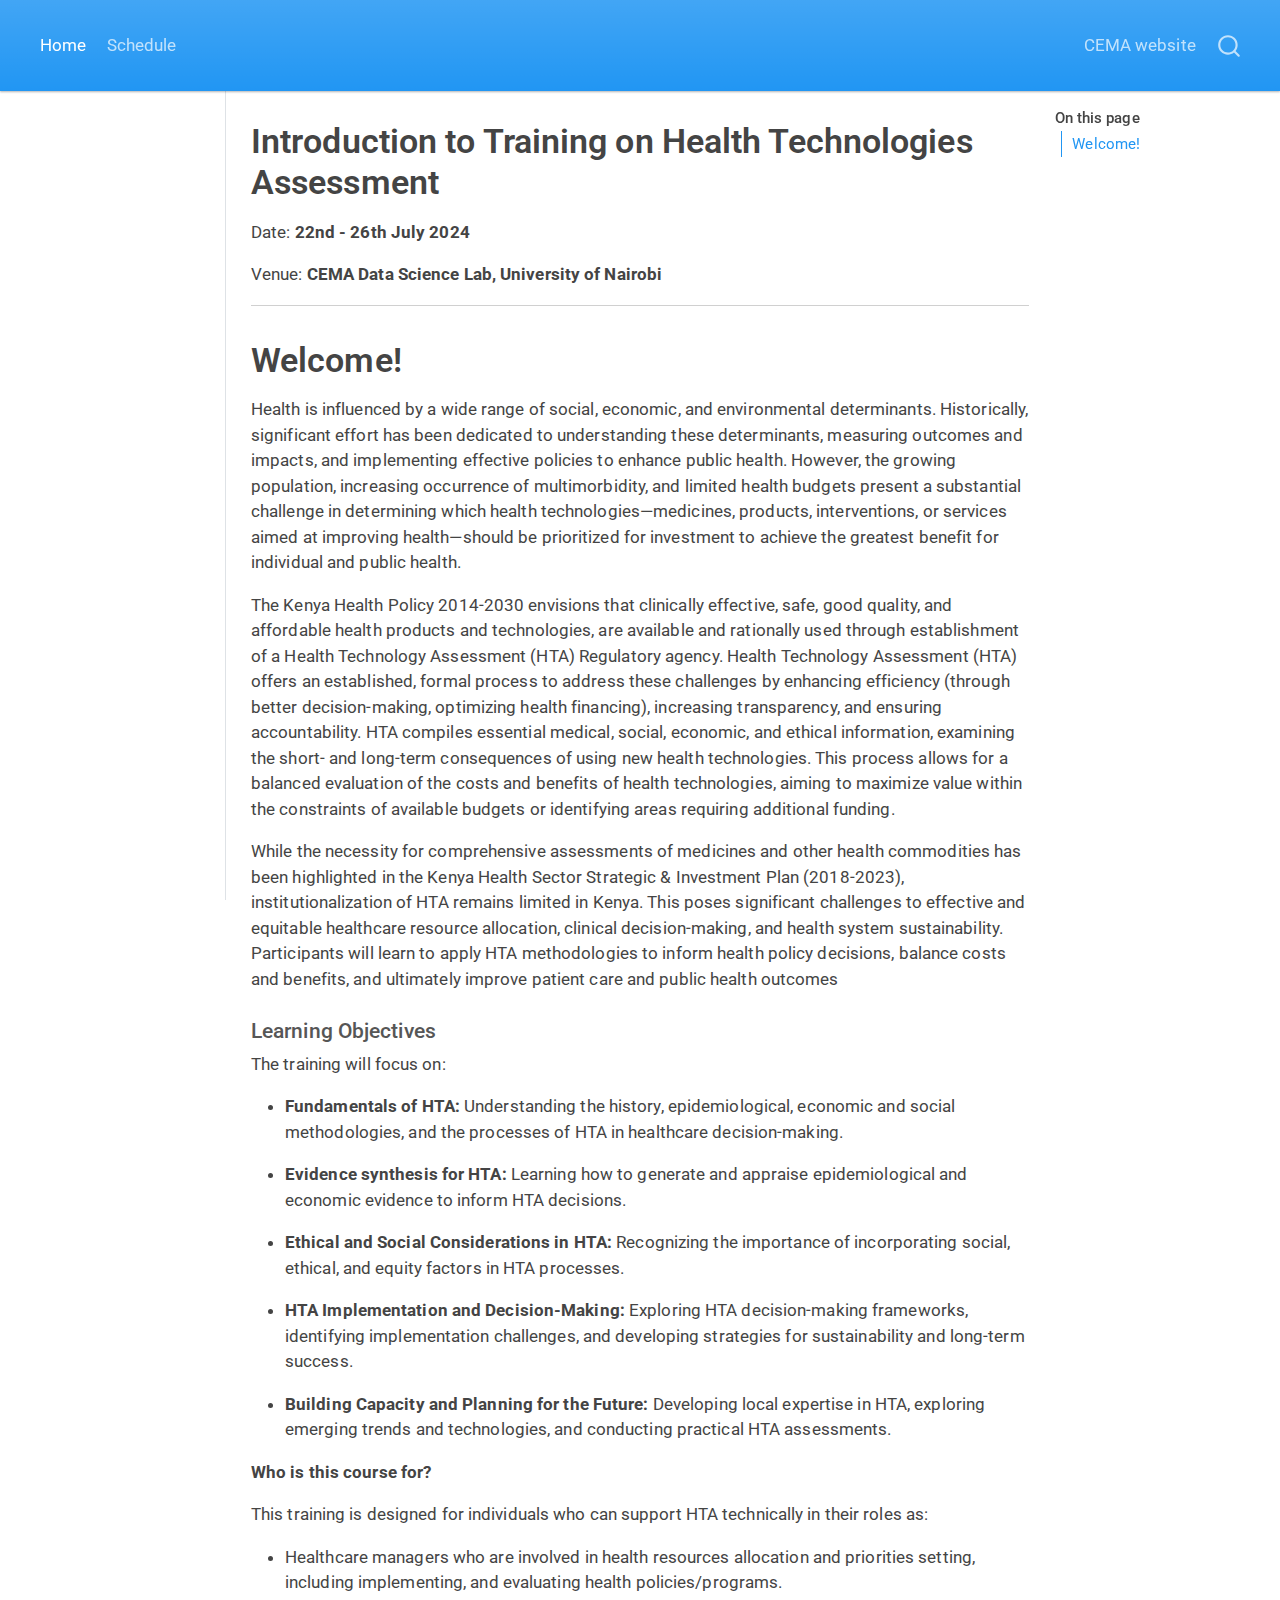
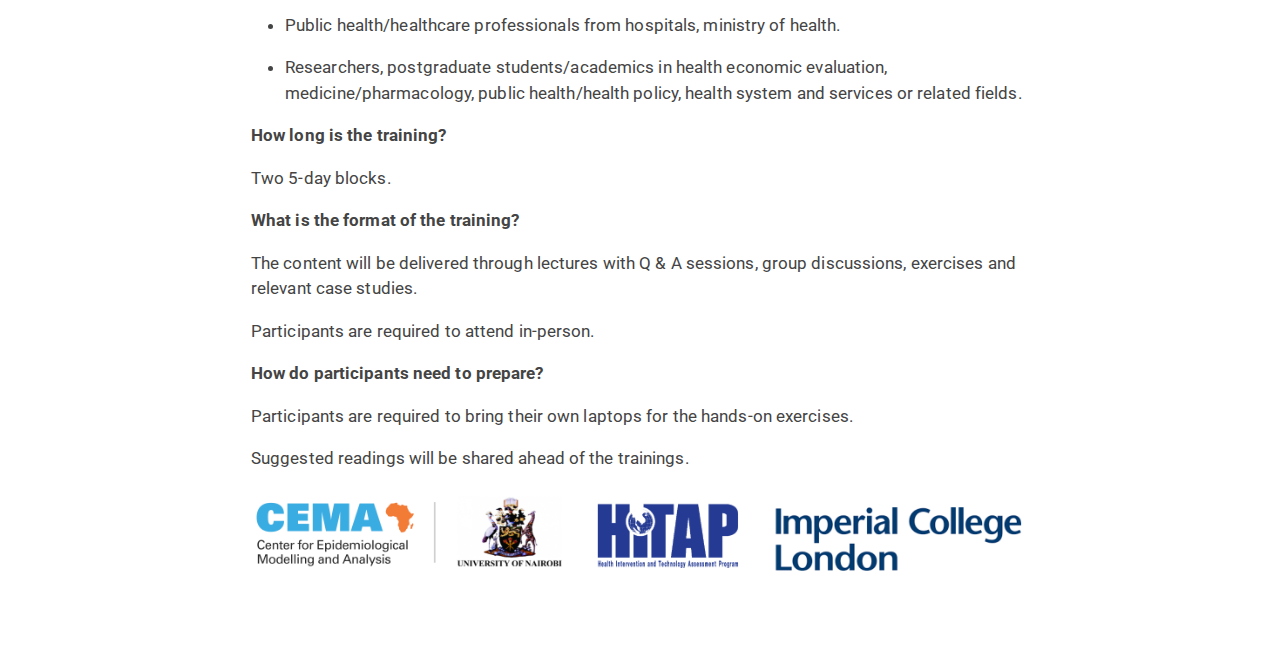
<file: docs/index.html>
<!DOCTYPE html>
<html xmlns="http://www.w3.org/1999/xhtml" lang="en" xml:lang="en"><head>

<meta charset="utf-8">
<meta name="generator" content="quarto-1.4.553">

<meta name="viewport" content="width=device-width, initial-scale=1.0, user-scalable=yes">


<title>Introduction to Training on Health Technologies Assessment</title>
<style>
code{white-space: pre-wrap;}
span.smallcaps{font-variant: small-caps;}
div.columns{display: flex; gap: min(4vw, 1.5em);}
div.column{flex: auto; overflow-x: auto;}
div.hanging-indent{margin-left: 1.5em; text-indent: -1.5em;}
ul.task-list{list-style: none;}
ul.task-list li input[type="checkbox"] {
  width: 0.8em;
  margin: 0 0.8em 0.2em -1em; /* quarto-specific, see https://github.com/quarto-dev/quarto-cli/issues/4556 */ 
  vertical-align: middle;
}
</style>


<script src="site_libs/quarto-nav/quarto-nav.js"></script>
<script src="site_libs/quarto-nav/headroom.min.js"></script>
<script src="site_libs/clipboard/clipboard.min.js"></script>
<script src="site_libs/quarto-search/autocomplete.umd.js"></script>
<script src="site_libs/quarto-search/fuse.min.js"></script>
<script src="site_libs/quarto-search/quarto-search.js"></script>
<meta name="quarto:offset" content="./">
<script src="site_libs/quarto-html/quarto.js"></script>
<script src="site_libs/quarto-html/popper.min.js"></script>
<script src="site_libs/quarto-html/tippy.umd.min.js"></script>
<script src="site_libs/quarto-html/anchor.min.js"></script>
<link href="site_libs/quarto-html/tippy.css" rel="stylesheet">
<link href="site_libs/quarto-html/quarto-syntax-highlighting.css" rel="stylesheet" id="quarto-text-highlighting-styles">
<script src="site_libs/bootstrap/bootstrap.min.js"></script>
<link href="site_libs/bootstrap/bootstrap-icons.css" rel="stylesheet">
<link href="site_libs/bootstrap/bootstrap.min.css" rel="stylesheet" id="quarto-bootstrap" data-mode="light">
<script id="quarto-search-options" type="application/json">{
  "location": "navbar",
  "copy-button": false,
  "collapse-after": 3,
  "panel-placement": "end",
  "type": "overlay",
  "limit": 50,
  "keyboard-shortcut": [
    "f",
    "/",
    "s"
  ],
  "show-item-context": false,
  "language": {
    "search-no-results-text": "No results",
    "search-matching-documents-text": "matching documents",
    "search-copy-link-title": "Copy link to search",
    "search-hide-matches-text": "Hide additional matches",
    "search-more-match-text": "more match in this document",
    "search-more-matches-text": "more matches in this document",
    "search-clear-button-title": "Clear",
    "search-text-placeholder": "",
    "search-detached-cancel-button-title": "Cancel",
    "search-submit-button-title": "Submit",
    "search-label": "Search"
  }
}</script>


<link rel="stylesheet" href="styles.css">
</head>

<body class="nav-sidebar docked nav-fixed">

<div id="quarto-search-results"></div>
  <header id="quarto-header" class="headroom fixed-top">
    <nav class="navbar navbar-expand-lg " data-bs-theme="dark">
      <div class="navbar-container container-fluid">
            <div id="quarto-search" class="" title="Search"></div>
          <button class="navbar-toggler" type="button" data-bs-toggle="collapse" data-bs-target="#navbarCollapse" aria-controls="navbarCollapse" aria-expanded="false" aria-label="Toggle navigation" onclick="if (window.quartoToggleHeadroom) { window.quartoToggleHeadroom(); }">
  <span class="navbar-toggler-icon"></span>
</button>
          <div class="collapse navbar-collapse" id="navbarCollapse">
            <ul class="navbar-nav navbar-nav-scroll me-auto">
  <li class="nav-item">
    <a class="nav-link active" href="./index.html" aria-current="page"> 
<span class="menu-text">Home</span></a>
  </li>  
  <li class="nav-item">
    <a class="nav-link" href="./about.html"> 
<span class="menu-text">Schedule</span></a>
  </li>  
</ul>
            <ul class="navbar-nav navbar-nav-scroll ms-auto">
  <li class="nav-item">
    <a class="nav-link" href="https://cema-africa.uonbi.ac.ke"> 
<span class="menu-text">CEMA website</span></a>
  </li>  
</ul>
          </div> <!-- /navcollapse -->
          <div class="quarto-navbar-tools">
</div>
      </div> <!-- /container-fluid -->
    </nav>
  <nav class="quarto-secondary-nav">
    <div class="container-fluid d-flex">
      <button type="button" class="quarto-btn-toggle btn" data-bs-toggle="collapse" data-bs-target=".quarto-sidebar-collapse-item" aria-controls="quarto-sidebar" aria-expanded="false" aria-label="Toggle sidebar navigation" onclick="if (window.quartoToggleHeadroom) { window.quartoToggleHeadroom(); }">
        <i class="bi bi-layout-text-sidebar-reverse"></i>
      </button>
        <nav class="quarto-page-breadcrumbs" aria-label="breadcrumb"><ol class="breadcrumb"><li class="breadcrumb-item">Introduction to Training on Health Technologies Assessment</li></ol></nav>
        <a class="flex-grow-1" role="button" data-bs-toggle="collapse" data-bs-target=".quarto-sidebar-collapse-item" aria-controls="quarto-sidebar" aria-expanded="false" aria-label="Toggle sidebar navigation" onclick="if (window.quartoToggleHeadroom) { window.quartoToggleHeadroom(); }">      
        </a>
      <button type="button" class="btn quarto-search-button" aria-label="" onclick="window.quartoOpenSearch();">
        <i class="bi bi-search"></i>
      </button>
    </div>
  </nav>
</header>
<!-- content -->
<div id="quarto-content" class="quarto-container page-columns page-rows-contents page-layout-article page-navbar">
<!-- sidebar -->
  <nav id="quarto-sidebar" class="sidebar collapse collapse-horizontal quarto-sidebar-collapse-item sidebar-navigation docked overflow-auto">
        <div class="mt-2 flex-shrink-0 align-items-center">
        <div class="sidebar-search">
        <div id="quarto-search" class="" title="Search"></div>
        </div>
        </div>
</nav>
<div id="quarto-sidebar-glass" class="quarto-sidebar-collapse-item" data-bs-toggle="collapse" data-bs-target=".quarto-sidebar-collapse-item"></div>
<!-- margin-sidebar -->
    <div id="quarto-margin-sidebar" class="sidebar margin-sidebar">
        <nav id="TOC" role="doc-toc" class="toc-active">
    <h2 id="toc-title">On this page</h2>
   
  <ul>
  <li><a href="#welcome" id="toc-welcome" class="nav-link active" data-scroll-target="#welcome">Welcome!</a></li>
  </ul>
</nav>
    </div>
<!-- main -->
<main class="content" id="quarto-document-content">

<header id="title-block-header" class="quarto-title-block default">
<div class="quarto-title">
<h1 class="title">Introduction to Training on Health Technologies Assessment</h1>
</div>



<div class="quarto-title-meta">

    
  
    
  </div>
  


</header>


<p>Date: <strong>22nd - 26th July 2024</strong></p>
<p>Venue: <strong>CEMA Data Science Lab, University of Nairobi</strong></p>
<hr>
<section id="welcome" class="level1">
<h1>Welcome!</h1>
<p>Health is influenced by a wide range of social, economic, and environmental determinants. Historically, significant effort has been dedicated to understanding these determinants, measuring outcomes and impacts, and implementing effective policies to enhance public health. However, the growing population, increasing occurrence of multimorbidity, and limited health budgets present a substantial challenge in determining which health technologies—medicines, products, interventions, or services aimed at improving health—should be prioritized for investment to achieve the greatest benefit for individual and public health.</p>
<p>The Kenya Health Policy 2014-2030 envisions that clinically effective, safe, good quality, and affordable health products and technologies, are available and rationally used through establishment of a Health Technology Assessment (HTA) Regulatory agency. Health Technology Assessment (HTA) offers an established, formal process to address these challenges by enhancing efficiency (through better decision-making, optimizing health financing), increasing transparency, and ensuring accountability. HTA compiles essential medical, social, economic, and ethical information, examining the short- and long-term consequences of using new health technologies. This process allows for a balanced evaluation of the costs and benefits of health technologies, aiming to maximize value within the constraints of available budgets or identifying areas requiring additional funding.</p>
<p>While the necessity for comprehensive assessments of medicines and other health commodities has been highlighted in the Kenya Health Sector Strategic &amp; Investment Plan (2018-2023), institutionalization of HTA remains limited in Kenya. This poses significant challenges to effective and equitable healthcare resource allocation, clinical decision-making, and health system sustainability. Participants will learn to apply HTA methodologies to inform health policy decisions, balance costs and benefits, and ultimately improve patient care and public health outcomes</p>
<section id="learning-objectives" class="level4">
<h4 class="anchored" data-anchor-id="learning-objectives">Learning Objectives</h4>
<p>The training will focus on:</p>
<ul>
<li><p><strong>Fundamentals of HTA:</strong> Understanding the history, epidemiological, economic and social methodologies, and the processes of HTA in healthcare decision-making.</p></li>
<li><p><strong>Evidence synthesis for HTA:</strong> Learning how to generate and appraise epidemiological and economic evidence to inform HTA decisions.</p></li>
<li><p><strong>Ethical and Social Considerations in HTA:</strong> Recognizing the importance of incorporating social, ethical, and equity factors in HTA processes.</p></li>
<li><p><strong>HTA Implementation and Decision-Making:</strong> Exploring HTA decision-making frameworks, identifying implementation challenges, and developing strategies for sustainability and long-term success.</p></li>
<li><p><strong>Building Capacity and Planning for the Future:</strong> Developing local expertise in HTA, exploring emerging trends and technologies, and conducting practical HTA assessments.</p></li>
</ul>
<p><strong>Who is this course for?</strong></p>
<p>This training is designed for individuals who can support HTA technically in their roles as:</p>
<ul>
<li><p>Healthcare managers who are involved in health resources allocation and priorities setting, including implementing, and evaluating health policies/programs.</p></li>
<li><p>Public health/healthcare professionals from hospitals, ministry of health.</p></li>
<li><p>Researchers, postgraduate students/academics in health economic evaluation, medicine/pharmacology, public health/health policy, health system and services or related fields.</p></li>
</ul>
<p><strong>How long is the training?</strong></p>
<p>Two 5-day blocks.</p>
<p><strong>What is the format of the training?</strong></p>
<p>The content will be delivered through lectures with Q &amp; A sessions, group discussions, exercises and relevant case studies.</p>
<p>Participants are required to attend in-person.</p>
<p><strong>How do participants need to prepare?</strong></p>
<p>Participants are required to bring their own laptops for the hands-on exercises.</p>
<p>Suggested readings will be shared ahead of the trainings.</p>
<p><img src="logos.png" class="img-fluid"></p>


</section>
</section>

</main> <!-- /main -->
<script id="quarto-html-after-body" type="application/javascript">
window.document.addEventListener("DOMContentLoaded", function (event) {
  const toggleBodyColorMode = (bsSheetEl) => {
    const mode = bsSheetEl.getAttribute("data-mode");
    const bodyEl = window.document.querySelector("body");
    if (mode === "dark") {
      bodyEl.classList.add("quarto-dark");
      bodyEl.classList.remove("quarto-light");
    } else {
      bodyEl.classList.add("quarto-light");
      bodyEl.classList.remove("quarto-dark");
    }
  }
  const toggleBodyColorPrimary = () => {
    const bsSheetEl = window.document.querySelector("link#quarto-bootstrap");
    if (bsSheetEl) {
      toggleBodyColorMode(bsSheetEl);
    }
  }
  toggleBodyColorPrimary();  
  const icon = "";
  const anchorJS = new window.AnchorJS();
  anchorJS.options = {
    placement: 'right',
    icon: icon
  };
  anchorJS.add('.anchored');
  const isCodeAnnotation = (el) => {
    for (const clz of el.classList) {
      if (clz.startsWith('code-annotation-')) {                     
        return true;
      }
    }
    return false;
  }
  const clipboard = new window.ClipboardJS('.code-copy-button', {
    text: function(trigger) {
      const codeEl = trigger.previousElementSibling.cloneNode(true);
      for (const childEl of codeEl.children) {
        if (isCodeAnnotation(childEl)) {
          childEl.remove();
        }
      }
      return codeEl.innerText;
    }
  });
  clipboard.on('success', function(e) {
    // button target
    const button = e.trigger;
    // don't keep focus
    button.blur();
    // flash "checked"
    button.classList.add('code-copy-button-checked');
    var currentTitle = button.getAttribute("title");
    button.setAttribute("title", "Copied!");
    let tooltip;
    if (window.bootstrap) {
      button.setAttribute("data-bs-toggle", "tooltip");
      button.setAttribute("data-bs-placement", "left");
      button.setAttribute("data-bs-title", "Copied!");
      tooltip = new bootstrap.Tooltip(button, 
        { trigger: "manual", 
          customClass: "code-copy-button-tooltip",
          offset: [0, -8]});
      tooltip.show();    
    }
    setTimeout(function() {
      if (tooltip) {
        tooltip.hide();
        button.removeAttribute("data-bs-title");
        button.removeAttribute("data-bs-toggle");
        button.removeAttribute("data-bs-placement");
      }
      button.setAttribute("title", currentTitle);
      button.classList.remove('code-copy-button-checked');
    }, 1000);
    // clear code selection
    e.clearSelection();
  });
    var localhostRegex = new RegExp(/^(?:http|https):\/\/localhost\:?[0-9]*\//);
    var mailtoRegex = new RegExp(/^mailto:/);
      var filterRegex = new RegExp('/' + window.location.host + '/');
    var isInternal = (href) => {
        return filterRegex.test(href) || localhostRegex.test(href) || mailtoRegex.test(href);
    }
    // Inspect non-navigation links and adorn them if external
 	var links = window.document.querySelectorAll('a[href]:not(.nav-link):not(.navbar-brand):not(.toc-action):not(.sidebar-link):not(.sidebar-item-toggle):not(.pagination-link):not(.no-external):not([aria-hidden]):not(.dropdown-item):not(.quarto-navigation-tool)');
    for (var i=0; i<links.length; i++) {
      const link = links[i];
      if (!isInternal(link.href)) {
        // undo the damage that might have been done by quarto-nav.js in the case of
        // links that we want to consider external
        if (link.dataset.originalHref !== undefined) {
          link.href = link.dataset.originalHref;
        }
      }
    }
  function tippyHover(el, contentFn, onTriggerFn, onUntriggerFn) {
    const config = {
      allowHTML: true,
      maxWidth: 500,
      delay: 100,
      arrow: false,
      appendTo: function(el) {
          return el.parentElement;
      },
      interactive: true,
      interactiveBorder: 10,
      theme: 'quarto',
      placement: 'bottom-start',
    };
    if (contentFn) {
      config.content = contentFn;
    }
    if (onTriggerFn) {
      config.onTrigger = onTriggerFn;
    }
    if (onUntriggerFn) {
      config.onUntrigger = onUntriggerFn;
    }
    window.tippy(el, config); 
  }
  const noterefs = window.document.querySelectorAll('a[role="doc-noteref"]');
  for (var i=0; i<noterefs.length; i++) {
    const ref = noterefs[i];
    tippyHover(ref, function() {
      // use id or data attribute instead here
      let href = ref.getAttribute('data-footnote-href') || ref.getAttribute('href');
      try { href = new URL(href).hash; } catch {}
      const id = href.replace(/^#\/?/, "");
      const note = window.document.getElementById(id);
      if (note) {
        return note.innerHTML;
      } else {
        return "";
      }
    });
  }
  const xrefs = window.document.querySelectorAll('a.quarto-xref');
  const processXRef = (id, note) => {
    // Strip column container classes
    const stripColumnClz = (el) => {
      el.classList.remove("page-full", "page-columns");
      if (el.children) {
        for (const child of el.children) {
          stripColumnClz(child);
        }
      }
    }
    stripColumnClz(note)
    if (id === null || id.startsWith('sec-')) {
      // Special case sections, only their first couple elements
      const container = document.createElement("div");
      if (note.children && note.children.length > 2) {
        container.appendChild(note.children[0].cloneNode(true));
        for (let i = 1; i < note.children.length; i++) {
          const child = note.children[i];
          if (child.tagName === "P" && child.innerText === "") {
            continue;
          } else {
            container.appendChild(child.cloneNode(true));
            break;
          }
        }
        if (window.Quarto?.typesetMath) {
          window.Quarto.typesetMath(container);
        }
        return container.innerHTML
      } else {
        if (window.Quarto?.typesetMath) {
          window.Quarto.typesetMath(note);
        }
        return note.innerHTML;
      }
    } else {
      // Remove any anchor links if they are present
      const anchorLink = note.querySelector('a.anchorjs-link');
      if (anchorLink) {
        anchorLink.remove();
      }
      if (window.Quarto?.typesetMath) {
        window.Quarto.typesetMath(note);
      }
      // TODO in 1.5, we should make sure this works without a callout special case
      if (note.classList.contains("callout")) {
        return note.outerHTML;
      } else {
        return note.innerHTML;
      }
    }
  }
  for (var i=0; i<xrefs.length; i++) {
    const xref = xrefs[i];
    tippyHover(xref, undefined, function(instance) {
      instance.disable();
      let url = xref.getAttribute('href');
      let hash = undefined; 
      if (url.startsWith('#')) {
        hash = url;
      } else {
        try { hash = new URL(url).hash; } catch {}
      }
      if (hash) {
        const id = hash.replace(/^#\/?/, "");
        const note = window.document.getElementById(id);
        if (note !== null) {
          try {
            const html = processXRef(id, note.cloneNode(true));
            instance.setContent(html);
          } finally {
            instance.enable();
            instance.show();
          }
        } else {
          // See if we can fetch this
          fetch(url.split('#')[0])
          .then(res => res.text())
          .then(html => {
            const parser = new DOMParser();
            const htmlDoc = parser.parseFromString(html, "text/html");
            const note = htmlDoc.getElementById(id);
            if (note !== null) {
              const html = processXRef(id, note);
              instance.setContent(html);
            } 
          }).finally(() => {
            instance.enable();
            instance.show();
          });
        }
      } else {
        // See if we can fetch a full url (with no hash to target)
        // This is a special case and we should probably do some content thinning / targeting
        fetch(url)
        .then(res => res.text())
        .then(html => {
          const parser = new DOMParser();
          const htmlDoc = parser.parseFromString(html, "text/html");
          const note = htmlDoc.querySelector('main.content');
          if (note !== null) {
            // This should only happen for chapter cross references
            // (since there is no id in the URL)
            // remove the first header
            if (note.children.length > 0 && note.children[0].tagName === "HEADER") {
              note.children[0].remove();
            }
            const html = processXRef(null, note);
            instance.setContent(html);
          } 
        }).finally(() => {
          instance.enable();
          instance.show();
        });
      }
    }, function(instance) {
    });
  }
      let selectedAnnoteEl;
      const selectorForAnnotation = ( cell, annotation) => {
        let cellAttr = 'data-code-cell="' + cell + '"';
        let lineAttr = 'data-code-annotation="' +  annotation + '"';
        const selector = 'span[' + cellAttr + '][' + lineAttr + ']';
        return selector;
      }
      const selectCodeLines = (annoteEl) => {
        const doc = window.document;
        const targetCell = annoteEl.getAttribute("data-target-cell");
        const targetAnnotation = annoteEl.getAttribute("data-target-annotation");
        const annoteSpan = window.document.querySelector(selectorForAnnotation(targetCell, targetAnnotation));
        const lines = annoteSpan.getAttribute("data-code-lines").split(",");
        const lineIds = lines.map((line) => {
          return targetCell + "-" + line;
        })
        let top = null;
        let height = null;
        let parent = null;
        if (lineIds.length > 0) {
            //compute the position of the single el (top and bottom and make a div)
            const el = window.document.getElementById(lineIds[0]);
            top = el.offsetTop;
            height = el.offsetHeight;
            parent = el.parentElement.parentElement;
          if (lineIds.length > 1) {
            const lastEl = window.document.getElementById(lineIds[lineIds.length - 1]);
            const bottom = lastEl.offsetTop + lastEl.offsetHeight;
            height = bottom - top;
          }
          if (top !== null && height !== null && parent !== null) {
            // cook up a div (if necessary) and position it 
            let div = window.document.getElementById("code-annotation-line-highlight");
            if (div === null) {
              div = window.document.createElement("div");
              div.setAttribute("id", "code-annotation-line-highlight");
              div.style.position = 'absolute';
              parent.appendChild(div);
            }
            div.style.top = top - 2 + "px";
            div.style.height = height + 4 + "px";
            div.style.left = 0;
            let gutterDiv = window.document.getElementById("code-annotation-line-highlight-gutter");
            if (gutterDiv === null) {
              gutterDiv = window.document.createElement("div");
              gutterDiv.setAttribute("id", "code-annotation-line-highlight-gutter");
              gutterDiv.style.position = 'absolute';
              const codeCell = window.document.getElementById(targetCell);
              const gutter = codeCell.querySelector('.code-annotation-gutter');
              gutter.appendChild(gutterDiv);
            }
            gutterDiv.style.top = top - 2 + "px";
            gutterDiv.style.height = height + 4 + "px";
          }
          selectedAnnoteEl = annoteEl;
        }
      };
      const unselectCodeLines = () => {
        const elementsIds = ["code-annotation-line-highlight", "code-annotation-line-highlight-gutter"];
        elementsIds.forEach((elId) => {
          const div = window.document.getElementById(elId);
          if (div) {
            div.remove();
          }
        });
        selectedAnnoteEl = undefined;
      };
        // Handle positioning of the toggle
    window.addEventListener(
      "resize",
      throttle(() => {
        elRect = undefined;
        if (selectedAnnoteEl) {
          selectCodeLines(selectedAnnoteEl);
        }
      }, 10)
    );
    function throttle(fn, ms) {
    let throttle = false;
    let timer;
      return (...args) => {
        if(!throttle) { // first call gets through
            fn.apply(this, args);
            throttle = true;
        } else { // all the others get throttled
            if(timer) clearTimeout(timer); // cancel #2
            timer = setTimeout(() => {
              fn.apply(this, args);
              timer = throttle = false;
            }, ms);
        }
      };
    }
      // Attach click handler to the DT
      const annoteDls = window.document.querySelectorAll('dt[data-target-cell]');
      for (const annoteDlNode of annoteDls) {
        annoteDlNode.addEventListener('click', (event) => {
          const clickedEl = event.target;
          if (clickedEl !== selectedAnnoteEl) {
            unselectCodeLines();
            const activeEl = window.document.querySelector('dt[data-target-cell].code-annotation-active');
            if (activeEl) {
              activeEl.classList.remove('code-annotation-active');
            }
            selectCodeLines(clickedEl);
            clickedEl.classList.add('code-annotation-active');
          } else {
            // Unselect the line
            unselectCodeLines();
            clickedEl.classList.remove('code-annotation-active');
          }
        });
      }
  const findCites = (el) => {
    const parentEl = el.parentElement;
    if (parentEl) {
      const cites = parentEl.dataset.cites;
      if (cites) {
        return {
          el,
          cites: cites.split(' ')
        };
      } else {
        return findCites(el.parentElement)
      }
    } else {
      return undefined;
    }
  };
  var bibliorefs = window.document.querySelectorAll('a[role="doc-biblioref"]');
  for (var i=0; i<bibliorefs.length; i++) {
    const ref = bibliorefs[i];
    const citeInfo = findCites(ref);
    if (citeInfo) {
      tippyHover(citeInfo.el, function() {
        var popup = window.document.createElement('div');
        citeInfo.cites.forEach(function(cite) {
          var citeDiv = window.document.createElement('div');
          citeDiv.classList.add('hanging-indent');
          citeDiv.classList.add('csl-entry');
          var biblioDiv = window.document.getElementById('ref-' + cite);
          if (biblioDiv) {
            citeDiv.innerHTML = biblioDiv.innerHTML;
          }
          popup.appendChild(citeDiv);
        });
        return popup.innerHTML;
      });
    }
  }
});
</script>
</div> <!-- /content -->




</body></html>
</file>
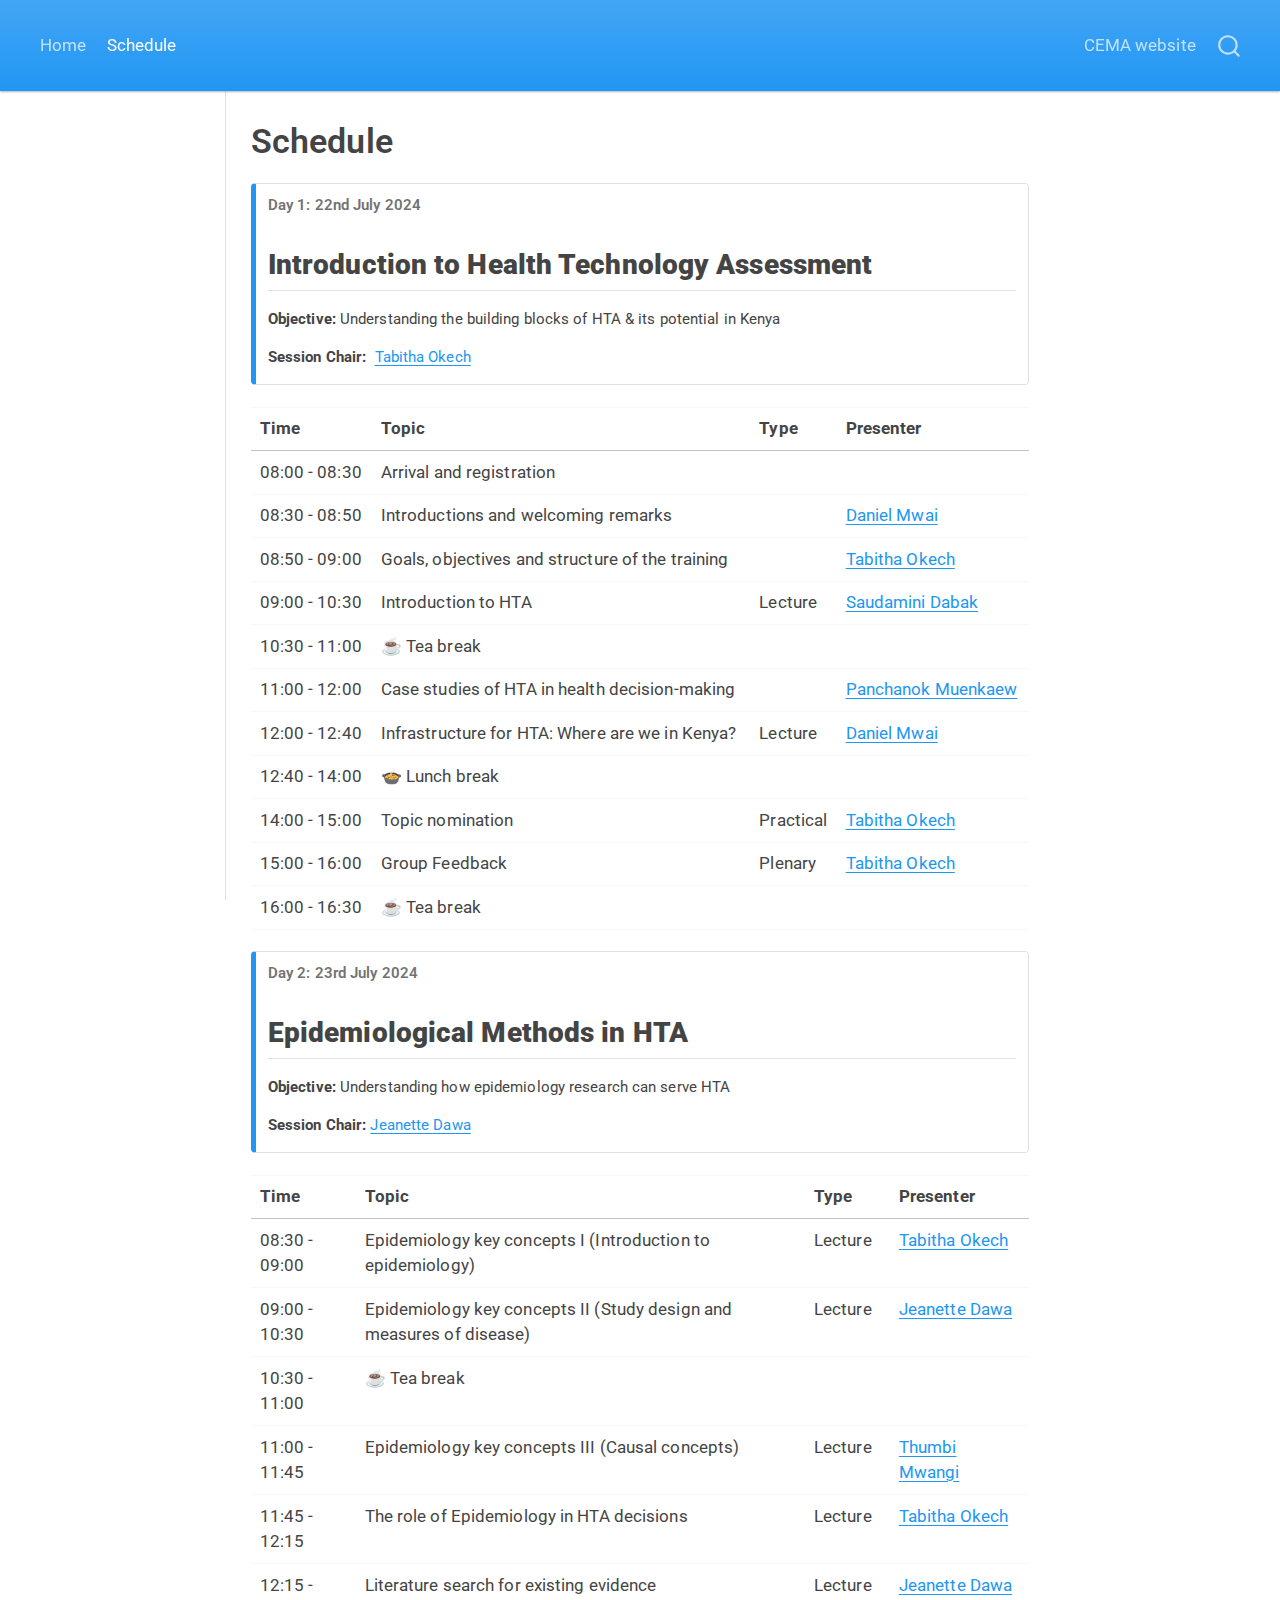
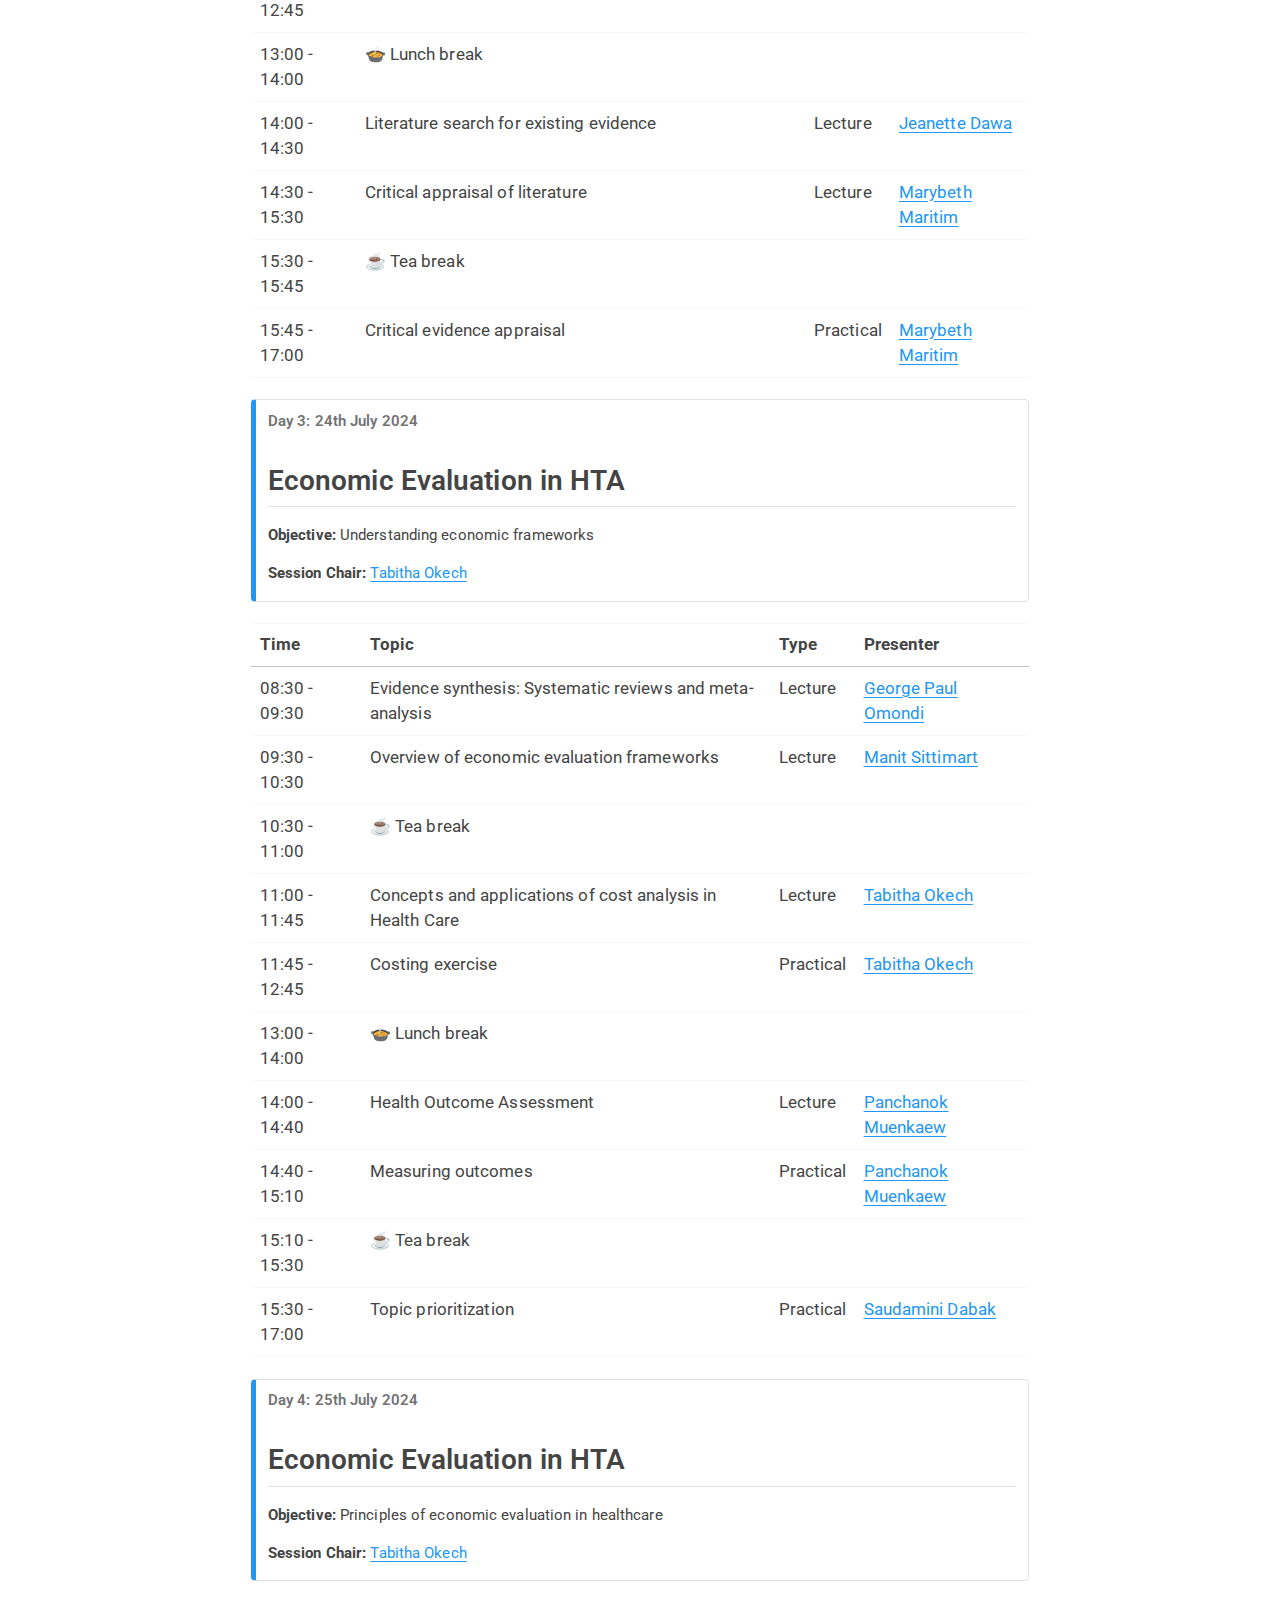
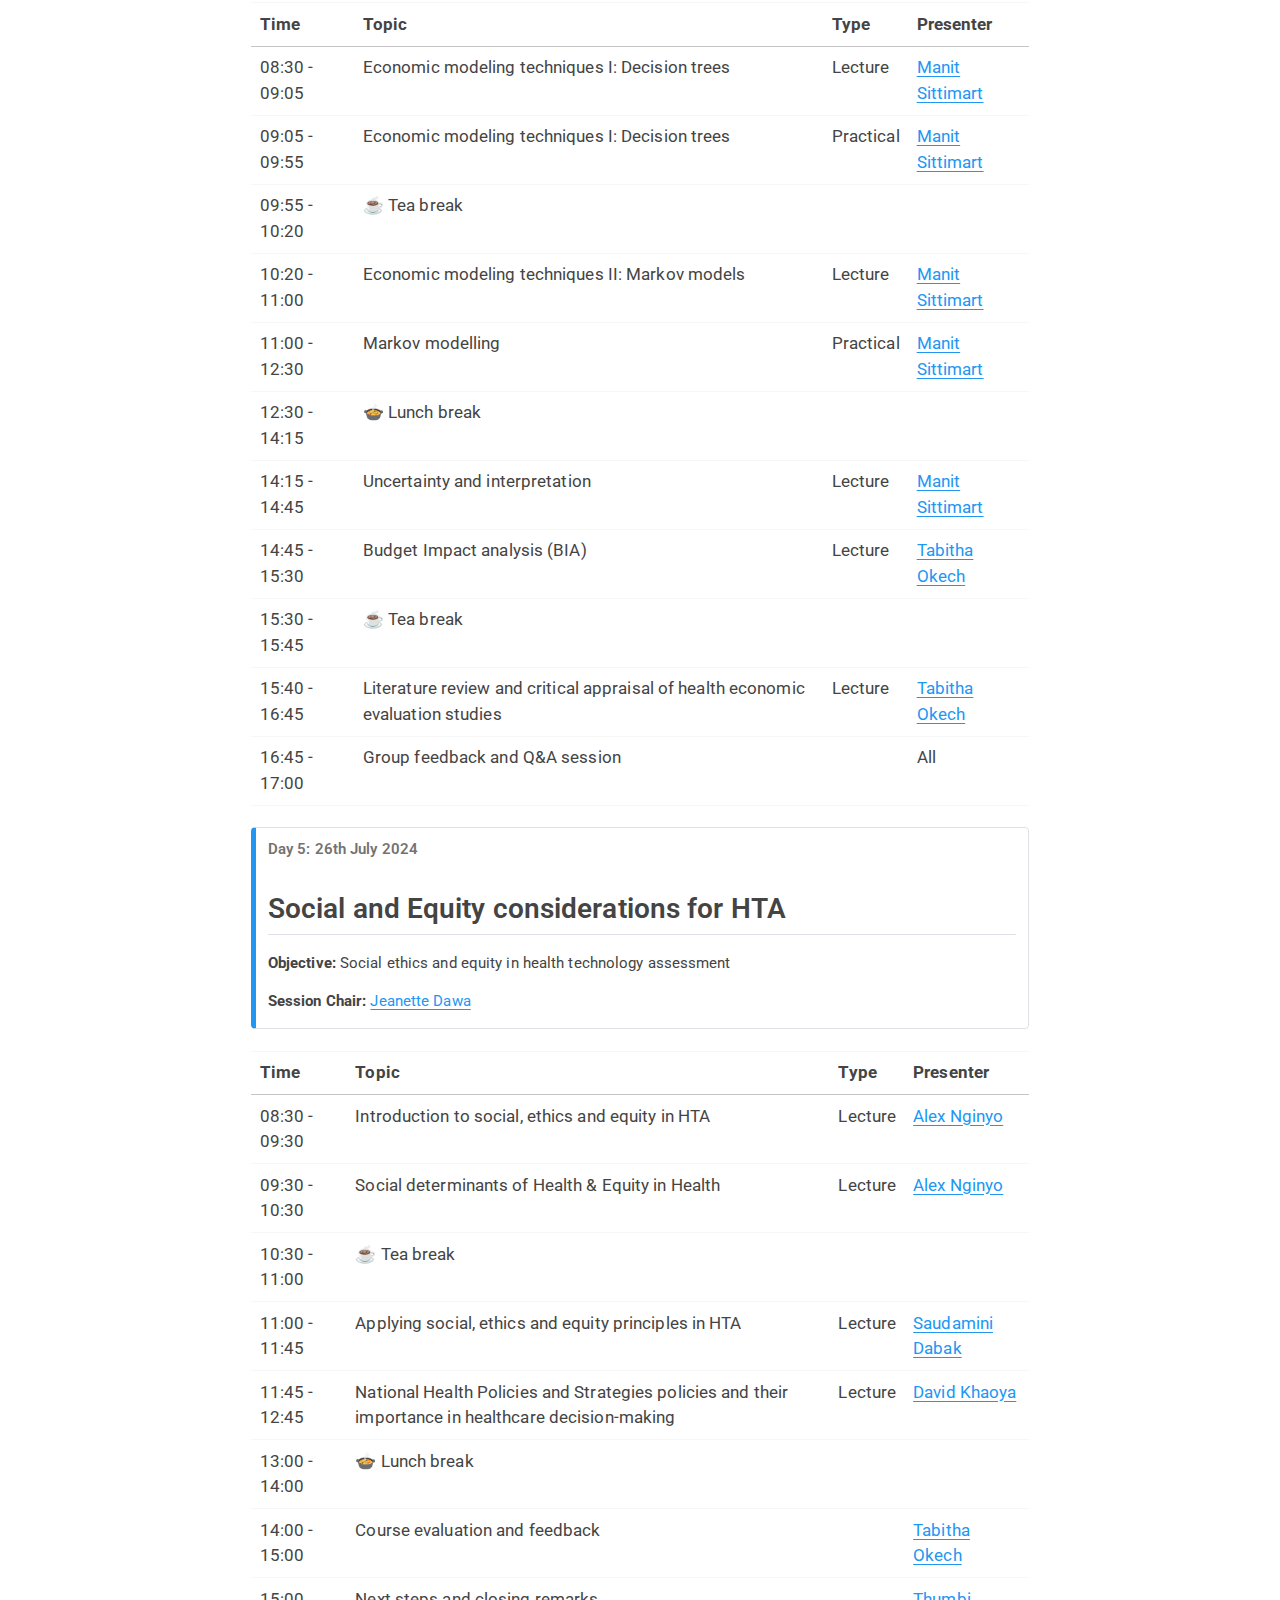
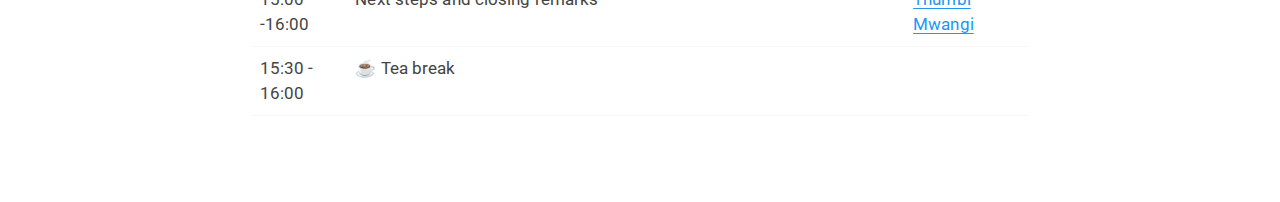
<file: docs/about.html>
<!DOCTYPE html>
<html xmlns="http://www.w3.org/1999/xhtml" lang="en" xml:lang="en"><head>

<meta charset="utf-8">
<meta name="generator" content="quarto-1.4.553">

<meta name="viewport" content="width=device-width, initial-scale=1.0, user-scalable=yes">


<title>Schedule</title>
<style>
code{white-space: pre-wrap;}
span.smallcaps{font-variant: small-caps;}
div.columns{display: flex; gap: min(4vw, 1.5em);}
div.column{flex: auto; overflow-x: auto;}
div.hanging-indent{margin-left: 1.5em; text-indent: -1.5em;}
ul.task-list{list-style: none;}
ul.task-list li input[type="checkbox"] {
  width: 0.8em;
  margin: 0 0.8em 0.2em -1em; /* quarto-specific, see https://github.com/quarto-dev/quarto-cli/issues/4556 */ 
  vertical-align: middle;
}
</style>


<script src="site_libs/quarto-nav/quarto-nav.js"></script>
<script src="site_libs/quarto-nav/headroom.min.js"></script>
<script src="site_libs/clipboard/clipboard.min.js"></script>
<script src="site_libs/quarto-search/autocomplete.umd.js"></script>
<script src="site_libs/quarto-search/fuse.min.js"></script>
<script src="site_libs/quarto-search/quarto-search.js"></script>
<meta name="quarto:offset" content="./">
<script src="site_libs/quarto-html/quarto.js"></script>
<script src="site_libs/quarto-html/popper.min.js"></script>
<script src="site_libs/quarto-html/tippy.umd.min.js"></script>
<script src="site_libs/quarto-html/anchor.min.js"></script>
<link href="site_libs/quarto-html/tippy.css" rel="stylesheet">
<link href="site_libs/quarto-html/quarto-syntax-highlighting.css" rel="stylesheet" id="quarto-text-highlighting-styles">
<script src="site_libs/bootstrap/bootstrap.min.js"></script>
<link href="site_libs/bootstrap/bootstrap-icons.css" rel="stylesheet">
<link href="site_libs/bootstrap/bootstrap.min.css" rel="stylesheet" id="quarto-bootstrap" data-mode="light">
<script id="quarto-search-options" type="application/json">{
  "location": "navbar",
  "copy-button": false,
  "collapse-after": 3,
  "panel-placement": "end",
  "type": "overlay",
  "limit": 50,
  "keyboard-shortcut": [
    "f",
    "/",
    "s"
  ],
  "show-item-context": false,
  "language": {
    "search-no-results-text": "No results",
    "search-matching-documents-text": "matching documents",
    "search-copy-link-title": "Copy link to search",
    "search-hide-matches-text": "Hide additional matches",
    "search-more-match-text": "more match in this document",
    "search-more-matches-text": "more matches in this document",
    "search-clear-button-title": "Clear",
    "search-text-placeholder": "",
    "search-detached-cancel-button-title": "Cancel",
    "search-submit-button-title": "Submit",
    "search-label": "Search"
  }
}</script>


<link rel="stylesheet" href="styles.css">
</head>

<body class="nav-sidebar docked nav-fixed">

<div id="quarto-search-results"></div>
  <header id="quarto-header" class="headroom fixed-top">
    <nav class="navbar navbar-expand-lg " data-bs-theme="dark">
      <div class="navbar-container container-fluid">
            <div id="quarto-search" class="" title="Search"></div>
          <button class="navbar-toggler" type="button" data-bs-toggle="collapse" data-bs-target="#navbarCollapse" aria-controls="navbarCollapse" aria-expanded="false" aria-label="Toggle navigation" onclick="if (window.quartoToggleHeadroom) { window.quartoToggleHeadroom(); }">
  <span class="navbar-toggler-icon"></span>
</button>
          <div class="collapse navbar-collapse" id="navbarCollapse">
            <ul class="navbar-nav navbar-nav-scroll me-auto">
  <li class="nav-item">
    <a class="nav-link" href="./index.html"> 
<span class="menu-text">Home</span></a>
  </li>  
  <li class="nav-item">
    <a class="nav-link active" href="./about.html" aria-current="page"> 
<span class="menu-text">Schedule</span></a>
  </li>  
</ul>
            <ul class="navbar-nav navbar-nav-scroll ms-auto">
  <li class="nav-item">
    <a class="nav-link" href="https://cema-africa.uonbi.ac.ke"> 
<span class="menu-text">CEMA website</span></a>
  </li>  
</ul>
          </div> <!-- /navcollapse -->
          <div class="quarto-navbar-tools">
</div>
      </div> <!-- /container-fluid -->
    </nav>
  <nav class="quarto-secondary-nav">
    <div class="container-fluid d-flex">
      <button type="button" class="quarto-btn-toggle btn" data-bs-toggle="collapse" data-bs-target=".quarto-sidebar-collapse-item" aria-controls="quarto-sidebar" aria-expanded="false" aria-label="Toggle sidebar navigation" onclick="if (window.quartoToggleHeadroom) { window.quartoToggleHeadroom(); }">
        <i class="bi bi-layout-text-sidebar-reverse"></i>
      </button>
        <nav class="quarto-page-breadcrumbs" aria-label="breadcrumb"><ol class="breadcrumb"><li class="breadcrumb-item">Schedule</li></ol></nav>
        <a class="flex-grow-1" role="button" data-bs-toggle="collapse" data-bs-target=".quarto-sidebar-collapse-item" aria-controls="quarto-sidebar" aria-expanded="false" aria-label="Toggle sidebar navigation" onclick="if (window.quartoToggleHeadroom) { window.quartoToggleHeadroom(); }">      
        </a>
      <button type="button" class="btn quarto-search-button" aria-label="" onclick="window.quartoOpenSearch();">
        <i class="bi bi-search"></i>
      </button>
    </div>
  </nav>
</header>
<!-- content -->
<div id="quarto-content" class="quarto-container page-columns page-rows-contents page-layout-article page-navbar">
<!-- sidebar -->
  <nav id="quarto-sidebar" class="sidebar collapse collapse-horizontal quarto-sidebar-collapse-item sidebar-navigation docked overflow-auto">
        <div class="mt-2 flex-shrink-0 align-items-center">
        <div class="sidebar-search">
        <div id="quarto-search" class="" title="Search"></div>
        </div>
        </div>
</nav>
<div id="quarto-sidebar-glass" class="quarto-sidebar-collapse-item" data-bs-toggle="collapse" data-bs-target=".quarto-sidebar-collapse-item"></div>
<!-- margin-sidebar -->
    <div id="quarto-margin-sidebar" class="sidebar margin-sidebar">
        
    </div>
<!-- main -->
<main class="content" id="quarto-document-content">

<header id="title-block-header" class="quarto-title-block default">
<div class="quarto-title">
<h1 class="title">Schedule</h1>
</div>



<div class="quarto-title-meta">

    
  
    
  </div>
  


</header>


<div class="callout callout-style-simple callout-note no-icon callout-titled">
<div class="callout-header d-flex align-content-center">
<div class="callout-icon-container">
<i class="callout-icon no-icon"></i>
</div>
<div class="callout-title-container flex-fill">
Day 1: 22nd July 2024
</div>
</div>
<section id="introduction-to-health-technology-assessment" class="level2 callout-body-container callout-body">
<h2 class="anchored" data-anchor-id="introduction-to-health-technology-assessment"><strong>Introduction to Health Technology Assessment</strong></h2>
<p><strong>Objective:</strong> Understanding the building blocks of HTA &amp; its potential in Kenya</p>
<p><strong>Session Chair:</strong> &nbsp;<a href="https://cema-africa.uonbi.ac.ke/people/epidemiology/dr-tabitha-okech">Tabitha Okech</a></p>
</section>
</div>
<table class="table">
<thead>
<tr class="header">
<th>Time</th>
<th>Topic</th>
<th>Type</th>
<th>Presenter</th>
</tr>
</thead>
<tbody>
<tr class="odd">
<td>08:00 - 08:30</td>
<td>Arrival and registration</td>
<td></td>
<td></td>
</tr>
<tr class="even">
<td>08:30 - 08:50</td>
<td>Introductions and welcoming remarks</td>
<td></td>
<td><a href="https://economics.uonbi.ac.ke/staff/dr-daniel-ngugi-mwai">Daniel Mwai</a></td>
</tr>
<tr class="odd">
<td>08:50 - 09:00</td>
<td>Goals, objectives and structure of the training</td>
<td></td>
<td><a href="https://cema-africa.uonbi.ac.ke/people/epidemiology/dr-tabitha-okech">Tabitha Okech</a></td>
</tr>
<tr class="even">
<td>09:00 - 10:30</td>
<td>Introduction to HTA</td>
<td>Lecture</td>
<td><a href="https://www.hitap.net/en/staff/170776">Saudamini Dabak</a></td>
</tr>
<tr class="odd">
<td>10:30 - 11:00</td>
<td>☕ Tea break</td>
<td></td>
<td></td>
</tr>
<tr class="even">
<td>11:00 - 12:00</td>
<td>Case studies of HTA in health decision-making</td>
<td></td>
<td><a href="https://www.hitap.net/en/staff/189371">Panchanok Muenkaew</a></td>
</tr>
<tr class="odd">
<td>12:00 - 12:40</td>
<td>Infrastructure for HTA: Where are we in Kenya?</td>
<td>Lecture</td>
<td><a href="https://economics.uonbi.ac.ke/staff/dr-daniel-ngugi-mwai">Daniel Mwai</a></td>
</tr>
<tr class="even">
<td>12:40 - 14:00</td>
<td>🍲 Lunch break</td>
<td></td>
<td></td>
</tr>
<tr class="odd">
<td>14:00 - 15:00</td>
<td>Topic nomination</td>
<td>Practical</td>
<td><a href="https://cema-africa.uonbi.ac.ke/people/epidemiology/dr-tabitha-okech">Tabitha Okech</a></td>
</tr>
<tr class="even">
<td>15:00 - 16:00</td>
<td>Group Feedback</td>
<td>Plenary</td>
<td><a href="https://cema-africa.uonbi.ac.ke/people/epidemiology/dr-tabitha-okech">Tabitha Okech</a></td>
</tr>
<tr class="odd">
<td>16:00 - 16:30</td>
<td>☕ Tea break</td>
<td></td>
<td></td>
</tr>
</tbody>
</table>
<div class="callout callout-style-simple callout-note no-icon callout-titled">
<div class="callout-header d-flex align-content-center">
<div class="callout-icon-container">
<i class="callout-icon no-icon"></i>
</div>
<div class="callout-title-container flex-fill">
Day 2: 23rd July 2024
</div>
</div>
<section id="epidemiological-methods-in-hta" class="level2 callout-body-container callout-body">
<h2 class="anchored" data-anchor-id="epidemiological-methods-in-hta"><strong>Epidemiological Methods in HTA</strong></h2>
<p><strong>Objective:</strong> Understanding how epidemiology research can serve HTA</p>
<p><strong>Session Chair:</strong> <a href="https://cema-africa.uonbi.ac.ke/people/secretariat/dr-jeanette-dawa">Jeanette Dawa</a></p>
</section>
</div>
<table class="table">
<thead>
<tr class="header">
<th>Time</th>
<th>Topic</th>
<th>Type</th>
<th>Presenter</th>
</tr>
</thead>
<tbody>
<tr class="odd">
<td>08:30 - 09:00</td>
<td>Epidemiology key concepts I (Introduction to epidemiology)</td>
<td>Lecture</td>
<td><a href="https://cema-africa.uonbi.ac.ke/people/epidemiology/dr-tabitha-okech">Tabitha Okech</a></td>
</tr>
<tr class="even">
<td>09:00 - 10:30</td>
<td>Epidemiology key concepts II (Study design and measures of disease)</td>
<td>Lecture</td>
<td><a href="https://cema-africa.uonbi.ac.ke/people/secretariat/dr-jeanette-dawa">Jeanette Dawa</a></td>
</tr>
<tr class="odd">
<td>10:30 - 11:00</td>
<td>☕ Tea break</td>
<td></td>
<td></td>
</tr>
<tr class="even">
<td>11:00 - 11:45</td>
<td>Epidemiology key concepts III (Causal concepts)</td>
<td>Lecture</td>
<td><a href="https://cema-africa.uonbi.ac.ke/people/epidemiology/prof-thumbi-mwangi">Thumbi Mwangi</a></td>
</tr>
<tr class="odd">
<td>11:45 - 12:15</td>
<td>The role of Epidemiology in HTA decisions</td>
<td>Lecture</td>
<td><a href="https://cema-africa.uonbi.ac.ke/people/epidemiology/dr-tabitha-okech">Tabitha Okech</a></td>
</tr>
<tr class="even">
<td>12:15 - 12:45</td>
<td>Literature search for existing evidence</td>
<td>Lecture</td>
<td><a href="https://cema-africa.uonbi.ac.ke/people/secretariat/dr-jeanette-dawa">Jeanette Dawa</a></td>
</tr>
<tr class="odd">
<td>13:00 - 14:00</td>
<td>🍲 Lunch break</td>
<td></td>
<td></td>
</tr>
<tr class="even">
<td>14:00 - 14:30</td>
<td>Literature search for existing evidence</td>
<td>Lecture</td>
<td><a href="https://cema-africa.uonbi.ac.ke/people/secretariat/dr-jeanette-dawa">Jeanette Dawa</a></td>
</tr>
<tr class="odd">
<td>14:30 - 15:30</td>
<td>Critical appraisal of literature</td>
<td>Lecture</td>
<td><a href="https://cema-africa.uonbi.ac.ke/people/clinical-research/dr-marybeth-maritim">Marybeth Maritim</a></td>
</tr>
<tr class="even">
<td>15:30 - 15:45</td>
<td>☕ Tea break</td>
<td></td>
<td></td>
</tr>
<tr class="odd">
<td>15:45 - 17:00</td>
<td>Critical evidence appraisal</td>
<td>Practical</td>
<td><a href="https://cema-africa.uonbi.ac.ke/people/clinical-research/dr-marybeth-maritim">Marybeth Maritim</a></td>
</tr>
</tbody>
</table>
<div class="callout callout-style-simple callout-note no-icon callout-titled">
<div class="callout-header d-flex align-content-center">
<div class="callout-icon-container">
<i class="callout-icon no-icon"></i>
</div>
<div class="callout-title-container flex-fill">
Day 3: 24th July 2024
</div>
</div>
<section id="economic-evaluation-in-hta" class="level2 callout-body-container callout-body">
<h2 class="anchored" data-anchor-id="economic-evaluation-in-hta">Economic Evaluation in HTA</h2>
<p><strong>Objective:</strong> Understanding economic frameworks</p>
<p><strong>Session Chair:</strong> <a href="https://cema-africa.uonbi.ac.ke/people/epidemiology/dr-tabitha-okech">Tabitha Okech</a></p>
</section>
</div>
<table class="table">
<thead>
<tr class="header">
<th>Time</th>
<th>Topic</th>
<th>Type</th>
<th>Presenter</th>
</tr>
</thead>
<tbody>
<tr class="odd">
<td>08:30 - 09:30</td>
<td>Evidence synthesis: Systematic reviews and meta-analysis</td>
<td>Lecture</td>
<td><a href="https://globalhealthcenter.umn.edu/staff/george-omondi-paul">George Paul Omondi</a></td>
</tr>
<tr class="even">
<td>09:30 - 10:30</td>
<td>Overview of economic evaluation frameworks</td>
<td>Lecture</td>
<td><a href="https://www.hitap.net/en/staff/179664">Manit Sittimart</a></td>
</tr>
<tr class="odd">
<td>10:30 - 11:00</td>
<td>☕ Tea break</td>
<td></td>
<td></td>
</tr>
<tr class="even">
<td>11:00 - 11:45</td>
<td>Concepts and applications of cost analysis in Health Care</td>
<td>Lecture</td>
<td><a href="https://cema-africa.uonbi.ac.ke/people/epidemiology/dr-tabitha-okech">Tabitha Okech</a></td>
</tr>
<tr class="odd">
<td>11:45 - 12:45</td>
<td>Costing exercise</td>
<td>Practical</td>
<td><a href="https://cema-africa.uonbi.ac.ke/people/epidemiology/dr-tabitha-okech">Tabitha Okech</a></td>
</tr>
<tr class="even">
<td>13:00 - 14:00</td>
<td>🍲 Lunch break</td>
<td></td>
<td></td>
</tr>
<tr class="odd">
<td>14:00 - 14:40</td>
<td>Health Outcome Assessment</td>
<td>Lecture</td>
<td><a href="https://www.hitap.net/en/staff/189371">Panchanok Muenkaew</a></td>
</tr>
<tr class="even">
<td>14:40 - 15:10</td>
<td>Measuring outcomes</td>
<td>Practical</td>
<td><a href="https://www.hitap.net/en/staff/189371">Panchanok Muenkaew</a></td>
</tr>
<tr class="odd">
<td>15:10 - 15:30</td>
<td>☕ Tea break</td>
<td></td>
<td></td>
</tr>
<tr class="even">
<td>15:30 - 17:00</td>
<td>Topic prioritization</td>
<td>Practical</td>
<td><a href="https://www.hitap.net/en/staff/170776">Saudamini Dabak</a></td>
</tr>
</tbody>
</table>
<div class="callout callout-style-simple callout-note no-icon callout-titled">
<div class="callout-header d-flex align-content-center">
<div class="callout-icon-container">
<i class="callout-icon no-icon"></i>
</div>
<div class="callout-title-container flex-fill">
Day 4: 25th July 2024
</div>
</div>
<section id="economic-evaluation-in-hta-1" class="level2 callout-body-container callout-body">
<h2 class="anchored" data-anchor-id="economic-evaluation-in-hta-1">Economic Evaluation in HTA</h2>
<p><strong>Objective:</strong> Principles of economic evaluation in healthcare</p>
<p><strong>Session Chair:</strong> <a href="https://cema-africa.uonbi.ac.ke/people/epidemiology/dr-tabitha-okech">Tabitha Okech</a></p>
</section>
</div>
<table class="table">
<thead>
<tr class="header">
<th>Time</th>
<th>Topic</th>
<th>Type</th>
<th>Presenter</th>
</tr>
</thead>
<tbody>
<tr class="odd">
<td>08:30 - 09:05</td>
<td>Economic modeling techniques I: Decision trees</td>
<td>Lecture</td>
<td><a href="https://www.hitap.net/en/staff/179664">Manit Sittimart</a></td>
</tr>
<tr class="even">
<td>09:05 - 09:55</td>
<td>Economic modeling techniques I: Decision trees</td>
<td>Practical</td>
<td><a href="https://www.hitap.net/en/staff/179664">Manit Sittimart</a></td>
</tr>
<tr class="odd">
<td>09:55 - 10:20</td>
<td>☕ Tea break</td>
<td></td>
<td></td>
</tr>
<tr class="even">
<td>10:20 - 11:00</td>
<td>Economic modeling techniques II: Markov models</td>
<td>Lecture</td>
<td><a href="https://www.hitap.net/en/staff/179664">Manit Sittimart</a></td>
</tr>
<tr class="odd">
<td>11:00 - 12:30</td>
<td>Markov modelling</td>
<td>Practical</td>
<td><a href="https://www.hitap.net/en/staff/179664">Manit Sittimart</a></td>
</tr>
<tr class="even">
<td>12:30 - 14:15</td>
<td>🍲 Lunch break</td>
<td></td>
<td></td>
</tr>
<tr class="odd">
<td>14:15 - 14:45</td>
<td>Uncertainty and interpretation</td>
<td>Lecture</td>
<td><a href="https://www.hitap.net/en/staff/179664">Manit Sittimart</a></td>
</tr>
<tr class="even">
<td>14:45 - 15:30</td>
<td>Budget Impact analysis (BIA)</td>
<td>Lecture</td>
<td><a href="https://cema-africa.uonbi.ac.ke/people/epidemiology/dr-tabitha-okech">Tabitha Okech</a></td>
</tr>
<tr class="odd">
<td>15:30 - 15:45</td>
<td>☕ Tea break</td>
<td></td>
<td></td>
</tr>
<tr class="even">
<td>15:40 - 16:45</td>
<td>Literature review and critical appraisal of health economic evaluation studies</td>
<td>Lecture</td>
<td><a href="https://cema-africa.uonbi.ac.ke/people/epidemiology/dr-tabitha-okech">Tabitha Okech</a></td>
</tr>
<tr class="odd">
<td>16:45 - 17:00</td>
<td>Group feedback and Q&amp;A session</td>
<td></td>
<td>All</td>
</tr>
</tbody>
</table>
<div class="callout callout-style-simple callout-note no-icon callout-titled">
<div class="callout-header d-flex align-content-center">
<div class="callout-icon-container">
<i class="callout-icon no-icon"></i>
</div>
<div class="callout-title-container flex-fill">
Day 5: 26th July 2024
</div>
</div>
<section id="social-and-equity-considerations-for-hta" class="level2 callout-body-container callout-body">
<h2 class="anchored" data-anchor-id="social-and-equity-considerations-for-hta">Social and Equity considerations for HTA</h2>
<p><strong>Objective:</strong> Social ethics and equity in health technology assessment</p>
<p><strong>Session Chair:</strong> <a href="https://cema-africa.uonbi.ac.ke/people/secretariat/dr-jeanette-dawa">Jeanette Dawa</a></p>
</section>
</div>
<table class="table">
<thead>
<tr class="header">
<th>Time</th>
<th>Topic</th>
<th>Type</th>
<th>Presenter</th>
</tr>
</thead>
<tbody>
<tr class="odd">
<td>08:30 - 09:30</td>
<td>Introduction to social, ethics and equity in HTA</td>
<td>Lecture</td>
<td><a href="https://sep.kemri-wellcome.org/science-at-kemri/alex-hinga/">Alex Nginyo</a></td>
</tr>
<tr class="even">
<td>09:30 - 10:30</td>
<td>Social determinants of Health &amp; Equity in Health</td>
<td>Lecture</td>
<td><a href="https://sep.kemri-wellcome.org/science-at-kemri/alex-hinga/">Alex Nginyo</a></td>
</tr>
<tr class="odd">
<td>10:30 - 11:00</td>
<td>☕ Tea break</td>
<td></td>
<td></td>
</tr>
<tr class="even">
<td>11:00 - 11:45</td>
<td>Applying social, ethics and equity principles in HTA</td>
<td>Lecture</td>
<td><a href="https://www.hitap.net/en/staff/170776">Saudamini Dabak</a></td>
</tr>
<tr class="odd">
<td>11:45 - 12:45</td>
<td>National Health Policies and Strategies policies and their importance in healthcare decision-making</td>
<td>Lecture</td>
<td><a href="http://www.healthpolicyplus.com/DKhaoya.cfm">David Khaoya</a></td>
</tr>
<tr class="even">
<td>13:00 - 14:00</td>
<td>🍲 Lunch break</td>
<td></td>
<td></td>
</tr>
<tr class="odd">
<td>14:00 - 15:00</td>
<td>Course evaluation and feedback</td>
<td></td>
<td><a href="https://cema-africa.uonbi.ac.ke/people/epidemiology/dr-tabitha-okech">Tabitha Okech</a></td>
</tr>
<tr class="even">
<td>15:00 -16:00</td>
<td>Next steps and closing remarks</td>
<td></td>
<td><a href="https://cema-africa.uonbi.ac.ke/people/epidemiology/prof-thumbi-mwangi">Thumbi Mwangi</a></td>
</tr>
<tr class="odd">
<td>15:30 - 16:00</td>
<td>☕ Tea break</td>
<td></td>
<td></td>
</tr>
</tbody>
</table>



</main> <!-- /main -->
<script id="quarto-html-after-body" type="application/javascript">
window.document.addEventListener("DOMContentLoaded", function (event) {
  const toggleBodyColorMode = (bsSheetEl) => {
    const mode = bsSheetEl.getAttribute("data-mode");
    const bodyEl = window.document.querySelector("body");
    if (mode === "dark") {
      bodyEl.classList.add("quarto-dark");
      bodyEl.classList.remove("quarto-light");
    } else {
      bodyEl.classList.add("quarto-light");
      bodyEl.classList.remove("quarto-dark");
    }
  }
  const toggleBodyColorPrimary = () => {
    const bsSheetEl = window.document.querySelector("link#quarto-bootstrap");
    if (bsSheetEl) {
      toggleBodyColorMode(bsSheetEl);
    }
  }
  toggleBodyColorPrimary();  
  const icon = "";
  const anchorJS = new window.AnchorJS();
  anchorJS.options = {
    placement: 'right',
    icon: icon
  };
  anchorJS.add('.anchored');
  const isCodeAnnotation = (el) => {
    for (const clz of el.classList) {
      if (clz.startsWith('code-annotation-')) {                     
        return true;
      }
    }
    return false;
  }
  const clipboard = new window.ClipboardJS('.code-copy-button', {
    text: function(trigger) {
      const codeEl = trigger.previousElementSibling.cloneNode(true);
      for (const childEl of codeEl.children) {
        if (isCodeAnnotation(childEl)) {
          childEl.remove();
        }
      }
      return codeEl.innerText;
    }
  });
  clipboard.on('success', function(e) {
    // button target
    const button = e.trigger;
    // don't keep focus
    button.blur();
    // flash "checked"
    button.classList.add('code-copy-button-checked');
    var currentTitle = button.getAttribute("title");
    button.setAttribute("title", "Copied!");
    let tooltip;
    if (window.bootstrap) {
      button.setAttribute("data-bs-toggle", "tooltip");
      button.setAttribute("data-bs-placement", "left");
      button.setAttribute("data-bs-title", "Copied!");
      tooltip = new bootstrap.Tooltip(button, 
        { trigger: "manual", 
          customClass: "code-copy-button-tooltip",
          offset: [0, -8]});
      tooltip.show();    
    }
    setTimeout(function() {
      if (tooltip) {
        tooltip.hide();
        button.removeAttribute("data-bs-title");
        button.removeAttribute("data-bs-toggle");
        button.removeAttribute("data-bs-placement");
      }
      button.setAttribute("title", currentTitle);
      button.classList.remove('code-copy-button-checked');
    }, 1000);
    // clear code selection
    e.clearSelection();
  });
    var localhostRegex = new RegExp(/^(?:http|https):\/\/localhost\:?[0-9]*\//);
    var mailtoRegex = new RegExp(/^mailto:/);
      var filterRegex = new RegExp('/' + window.location.host + '/');
    var isInternal = (href) => {
        return filterRegex.test(href) || localhostRegex.test(href) || mailtoRegex.test(href);
    }
    // Inspect non-navigation links and adorn them if external
 	var links = window.document.querySelectorAll('a[href]:not(.nav-link):not(.navbar-brand):not(.toc-action):not(.sidebar-link):not(.sidebar-item-toggle):not(.pagination-link):not(.no-external):not([aria-hidden]):not(.dropdown-item):not(.quarto-navigation-tool)');
    for (var i=0; i<links.length; i++) {
      const link = links[i];
      if (!isInternal(link.href)) {
        // undo the damage that might have been done by quarto-nav.js in the case of
        // links that we want to consider external
        if (link.dataset.originalHref !== undefined) {
          link.href = link.dataset.originalHref;
        }
      }
    }
  function tippyHover(el, contentFn, onTriggerFn, onUntriggerFn) {
    const config = {
      allowHTML: true,
      maxWidth: 500,
      delay: 100,
      arrow: false,
      appendTo: function(el) {
          return el.parentElement;
      },
      interactive: true,
      interactiveBorder: 10,
      theme: 'quarto',
      placement: 'bottom-start',
    };
    if (contentFn) {
      config.content = contentFn;
    }
    if (onTriggerFn) {
      config.onTrigger = onTriggerFn;
    }
    if (onUntriggerFn) {
      config.onUntrigger = onUntriggerFn;
    }
    window.tippy(el, config); 
  }
  const noterefs = window.document.querySelectorAll('a[role="doc-noteref"]');
  for (var i=0; i<noterefs.length; i++) {
    const ref = noterefs[i];
    tippyHover(ref, function() {
      // use id or data attribute instead here
      let href = ref.getAttribute('data-footnote-href') || ref.getAttribute('href');
      try { href = new URL(href).hash; } catch {}
      const id = href.replace(/^#\/?/, "");
      const note = window.document.getElementById(id);
      if (note) {
        return note.innerHTML;
      } else {
        return "";
      }
    });
  }
  const xrefs = window.document.querySelectorAll('a.quarto-xref');
  const processXRef = (id, note) => {
    // Strip column container classes
    const stripColumnClz = (el) => {
      el.classList.remove("page-full", "page-columns");
      if (el.children) {
        for (const child of el.children) {
          stripColumnClz(child);
        }
      }
    }
    stripColumnClz(note)
    if (id === null || id.startsWith('sec-')) {
      // Special case sections, only their first couple elements
      const container = document.createElement("div");
      if (note.children && note.children.length > 2) {
        container.appendChild(note.children[0].cloneNode(true));
        for (let i = 1; i < note.children.length; i++) {
          const child = note.children[i];
          if (child.tagName === "P" && child.innerText === "") {
            continue;
          } else {
            container.appendChild(child.cloneNode(true));
            break;
          }
        }
        if (window.Quarto?.typesetMath) {
          window.Quarto.typesetMath(container);
        }
        return container.innerHTML
      } else {
        if (window.Quarto?.typesetMath) {
          window.Quarto.typesetMath(note);
        }
        return note.innerHTML;
      }
    } else {
      // Remove any anchor links if they are present
      const anchorLink = note.querySelector('a.anchorjs-link');
      if (anchorLink) {
        anchorLink.remove();
      }
      if (window.Quarto?.typesetMath) {
        window.Quarto.typesetMath(note);
      }
      // TODO in 1.5, we should make sure this works without a callout special case
      if (note.classList.contains("callout")) {
        return note.outerHTML;
      } else {
        return note.innerHTML;
      }
    }
  }
  for (var i=0; i<xrefs.length; i++) {
    const xref = xrefs[i];
    tippyHover(xref, undefined, function(instance) {
      instance.disable();
      let url = xref.getAttribute('href');
      let hash = undefined; 
      if (url.startsWith('#')) {
        hash = url;
      } else {
        try { hash = new URL(url).hash; } catch {}
      }
      if (hash) {
        const id = hash.replace(/^#\/?/, "");
        const note = window.document.getElementById(id);
        if (note !== null) {
          try {
            const html = processXRef(id, note.cloneNode(true));
            instance.setContent(html);
          } finally {
            instance.enable();
            instance.show();
          }
        } else {
          // See if we can fetch this
          fetch(url.split('#')[0])
          .then(res => res.text())
          .then(html => {
            const parser = new DOMParser();
            const htmlDoc = parser.parseFromString(html, "text/html");
            const note = htmlDoc.getElementById(id);
            if (note !== null) {
              const html = processXRef(id, note);
              instance.setContent(html);
            } 
          }).finally(() => {
            instance.enable();
            instance.show();
          });
        }
      } else {
        // See if we can fetch a full url (with no hash to target)
        // This is a special case and we should probably do some content thinning / targeting
        fetch(url)
        .then(res => res.text())
        .then(html => {
          const parser = new DOMParser();
          const htmlDoc = parser.parseFromString(html, "text/html");
          const note = htmlDoc.querySelector('main.content');
          if (note !== null) {
            // This should only happen for chapter cross references
            // (since there is no id in the URL)
            // remove the first header
            if (note.children.length > 0 && note.children[0].tagName === "HEADER") {
              note.children[0].remove();
            }
            const html = processXRef(null, note);
            instance.setContent(html);
          } 
        }).finally(() => {
          instance.enable();
          instance.show();
        });
      }
    }, function(instance) {
    });
  }
      let selectedAnnoteEl;
      const selectorForAnnotation = ( cell, annotation) => {
        let cellAttr = 'data-code-cell="' + cell + '"';
        let lineAttr = 'data-code-annotation="' +  annotation + '"';
        const selector = 'span[' + cellAttr + '][' + lineAttr + ']';
        return selector;
      }
      const selectCodeLines = (annoteEl) => {
        const doc = window.document;
        const targetCell = annoteEl.getAttribute("data-target-cell");
        const targetAnnotation = annoteEl.getAttribute("data-target-annotation");
        const annoteSpan = window.document.querySelector(selectorForAnnotation(targetCell, targetAnnotation));
        const lines = annoteSpan.getAttribute("data-code-lines").split(",");
        const lineIds = lines.map((line) => {
          return targetCell + "-" + line;
        })
        let top = null;
        let height = null;
        let parent = null;
        if (lineIds.length > 0) {
            //compute the position of the single el (top and bottom and make a div)
            const el = window.document.getElementById(lineIds[0]);
            top = el.offsetTop;
            height = el.offsetHeight;
            parent = el.parentElement.parentElement;
          if (lineIds.length > 1) {
            const lastEl = window.document.getElementById(lineIds[lineIds.length - 1]);
            const bottom = lastEl.offsetTop + lastEl.offsetHeight;
            height = bottom - top;
          }
          if (top !== null && height !== null && parent !== null) {
            // cook up a div (if necessary) and position it 
            let div = window.document.getElementById("code-annotation-line-highlight");
            if (div === null) {
              div = window.document.createElement("div");
              div.setAttribute("id", "code-annotation-line-highlight");
              div.style.position = 'absolute';
              parent.appendChild(div);
            }
            div.style.top = top - 2 + "px";
            div.style.height = height + 4 + "px";
            div.style.left = 0;
            let gutterDiv = window.document.getElementById("code-annotation-line-highlight-gutter");
            if (gutterDiv === null) {
              gutterDiv = window.document.createElement("div");
              gutterDiv.setAttribute("id", "code-annotation-line-highlight-gutter");
              gutterDiv.style.position = 'absolute';
              const codeCell = window.document.getElementById(targetCell);
              const gutter = codeCell.querySelector('.code-annotation-gutter');
              gutter.appendChild(gutterDiv);
            }
            gutterDiv.style.top = top - 2 + "px";
            gutterDiv.style.height = height + 4 + "px";
          }
          selectedAnnoteEl = annoteEl;
        }
      };
      const unselectCodeLines = () => {
        const elementsIds = ["code-annotation-line-highlight", "code-annotation-line-highlight-gutter"];
        elementsIds.forEach((elId) => {
          const div = window.document.getElementById(elId);
          if (div) {
            div.remove();
          }
        });
        selectedAnnoteEl = undefined;
      };
        // Handle positioning of the toggle
    window.addEventListener(
      "resize",
      throttle(() => {
        elRect = undefined;
        if (selectedAnnoteEl) {
          selectCodeLines(selectedAnnoteEl);
        }
      }, 10)
    );
    function throttle(fn, ms) {
    let throttle = false;
    let timer;
      return (...args) => {
        if(!throttle) { // first call gets through
            fn.apply(this, args);
            throttle = true;
        } else { // all the others get throttled
            if(timer) clearTimeout(timer); // cancel #2
            timer = setTimeout(() => {
              fn.apply(this, args);
              timer = throttle = false;
            }, ms);
        }
      };
    }
      // Attach click handler to the DT
      const annoteDls = window.document.querySelectorAll('dt[data-target-cell]');
      for (const annoteDlNode of annoteDls) {
        annoteDlNode.addEventListener('click', (event) => {
          const clickedEl = event.target;
          if (clickedEl !== selectedAnnoteEl) {
            unselectCodeLines();
            const activeEl = window.document.querySelector('dt[data-target-cell].code-annotation-active');
            if (activeEl) {
              activeEl.classList.remove('code-annotation-active');
            }
            selectCodeLines(clickedEl);
            clickedEl.classList.add('code-annotation-active');
          } else {
            // Unselect the line
            unselectCodeLines();
            clickedEl.classList.remove('code-annotation-active');
          }
        });
      }
  const findCites = (el) => {
    const parentEl = el.parentElement;
    if (parentEl) {
      const cites = parentEl.dataset.cites;
      if (cites) {
        return {
          el,
          cites: cites.split(' ')
        };
      } else {
        return findCites(el.parentElement)
      }
    } else {
      return undefined;
    }
  };
  var bibliorefs = window.document.querySelectorAll('a[role="doc-biblioref"]');
  for (var i=0; i<bibliorefs.length; i++) {
    const ref = bibliorefs[i];
    const citeInfo = findCites(ref);
    if (citeInfo) {
      tippyHover(citeInfo.el, function() {
        var popup = window.document.createElement('div');
        citeInfo.cites.forEach(function(cite) {
          var citeDiv = window.document.createElement('div');
          citeDiv.classList.add('hanging-indent');
          citeDiv.classList.add('csl-entry');
          var biblioDiv = window.document.getElementById('ref-' + cite);
          if (biblioDiv) {
            citeDiv.innerHTML = biblioDiv.innerHTML;
          }
          popup.appendChild(citeDiv);
        });
        return popup.innerHTML;
      });
    }
  }
});
</script>
</div> <!-- /content -->




</body></html>
</file>
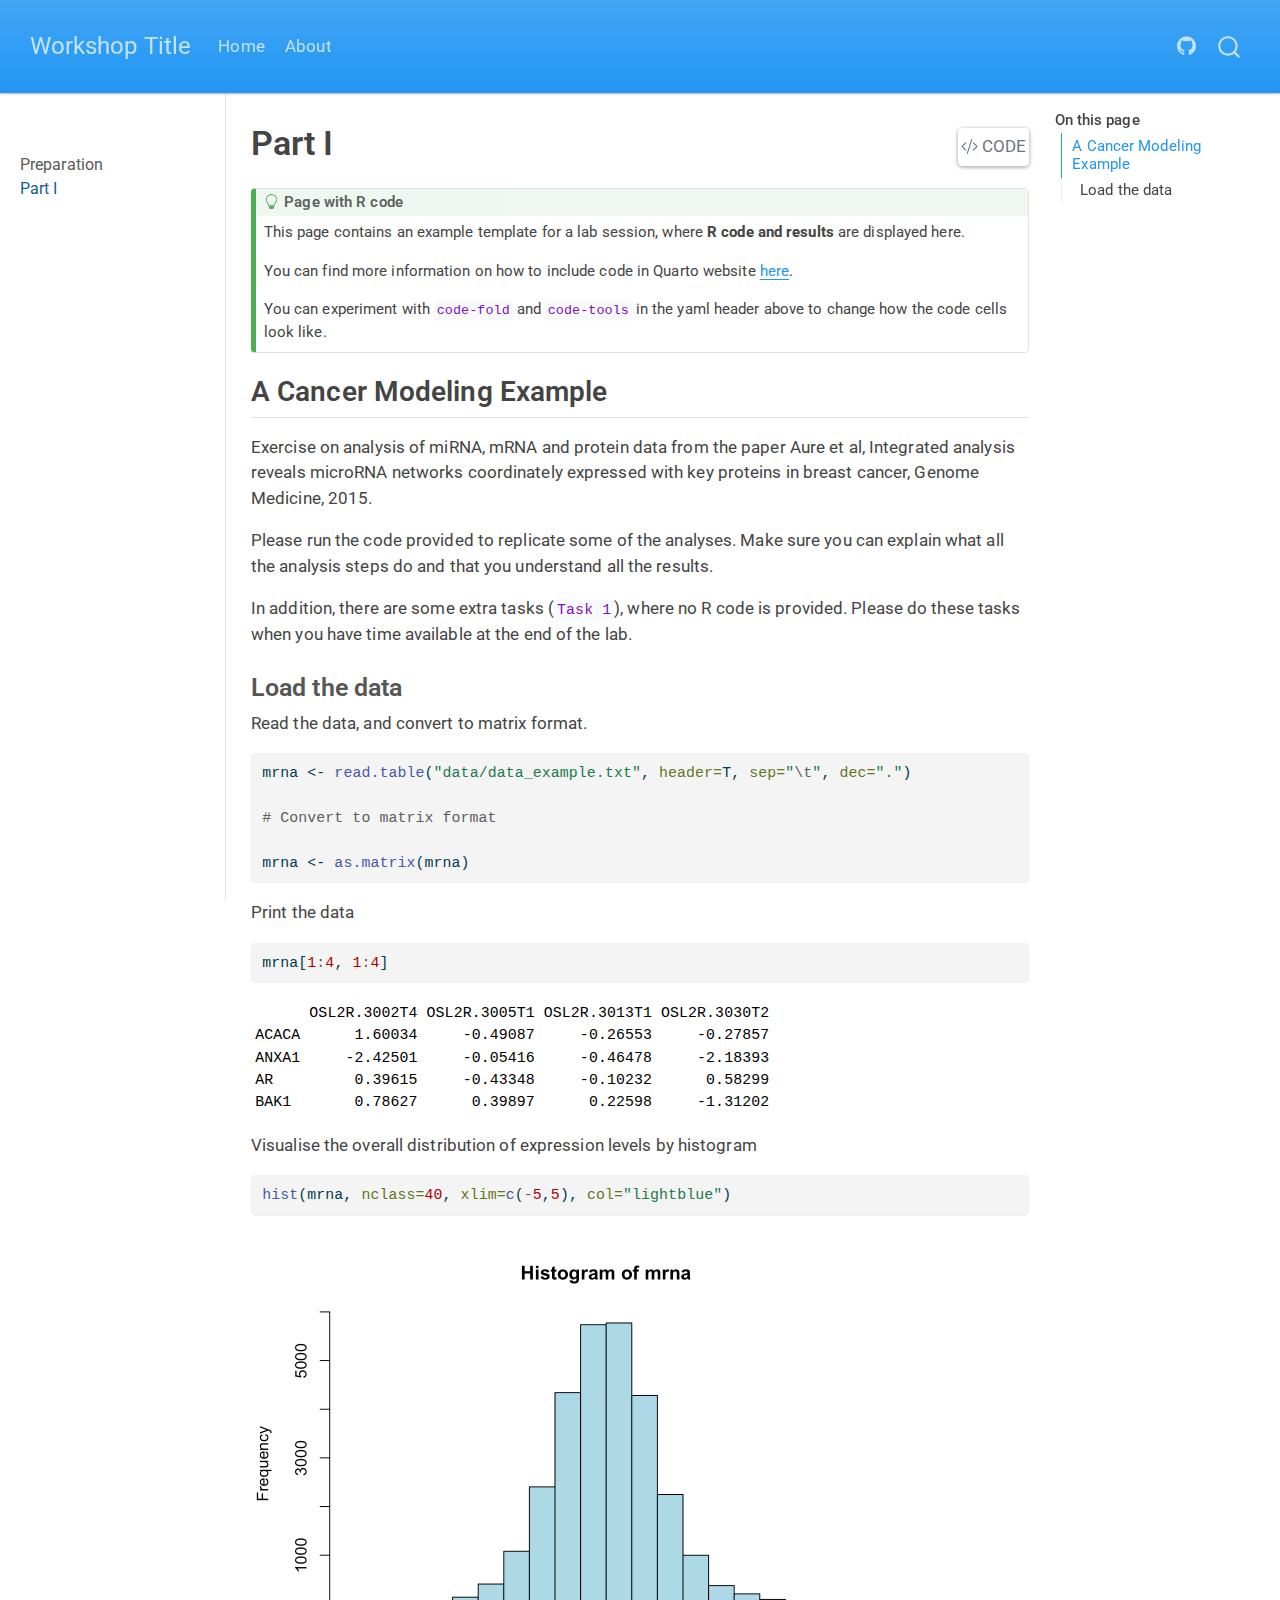
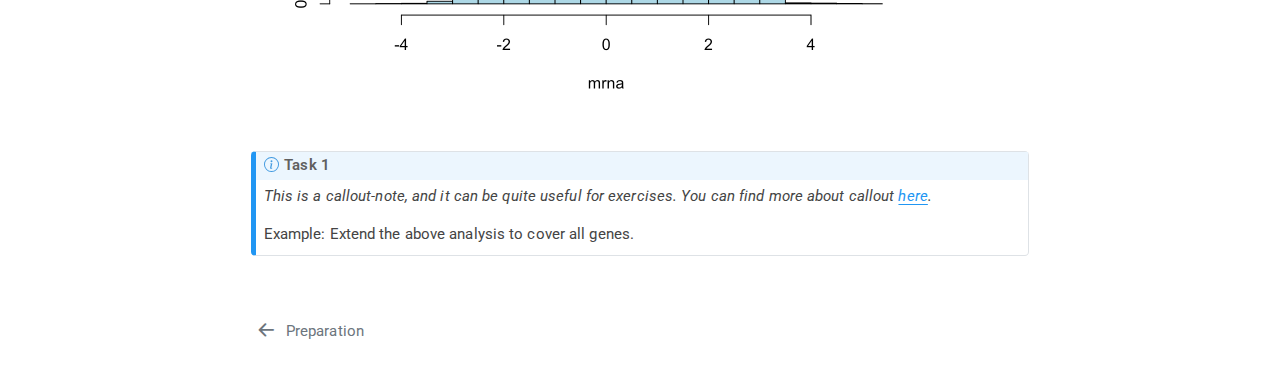
<file: docs/part_2_eda.html>
<!DOCTYPE html>
<html xmlns="http://www.w3.org/1999/xhtml" lang="en" xml:lang="en"><head>

<meta charset="utf-8">
<meta name="generator" content="quarto-1.4.339">

<meta name="viewport" content="width=device-width, initial-scale=1.0, user-scalable=yes">


<title>Workshop Title - Part I</title>
<style>
code{white-space: pre-wrap;}
span.smallcaps{font-variant: small-caps;}
div.columns{display: flex; gap: min(4vw, 1.5em);}
div.column{flex: auto; overflow-x: auto;}
div.hanging-indent{margin-left: 1.5em; text-indent: -1.5em;}
ul.task-list{list-style: none;}
ul.task-list li input[type="checkbox"] {
  width: 0.8em;
  margin: 0 0.8em 0.2em -1em; /* quarto-specific, see https://github.com/quarto-dev/quarto-cli/issues/4556 */ 
  vertical-align: middle;
}
/* CSS for syntax highlighting */
pre > code.sourceCode { white-space: pre; position: relative; }
pre > code.sourceCode > span { display: inline-block; line-height: 1.25; }
pre > code.sourceCode > span:empty { height: 1.2em; }
.sourceCode { overflow: visible; }
code.sourceCode > span { color: inherit; text-decoration: inherit; }
div.sourceCode { margin: 1em 0; }
pre.sourceCode { margin: 0; }
@media screen {
div.sourceCode { overflow: auto; }
}
@media print {
pre > code.sourceCode { white-space: pre-wrap; }
pre > code.sourceCode > span { text-indent: -5em; padding-left: 5em; }
}
pre.numberSource code
  { counter-reset: source-line 0; }
pre.numberSource code > span
  { position: relative; left: -4em; counter-increment: source-line; }
pre.numberSource code > span > a:first-child::before
  { content: counter(source-line);
    position: relative; left: -1em; text-align: right; vertical-align: baseline;
    border: none; display: inline-block;
    -webkit-touch-callout: none; -webkit-user-select: none;
    -khtml-user-select: none; -moz-user-select: none;
    -ms-user-select: none; user-select: none;
    padding: 0 4px; width: 4em;
  }
pre.numberSource { margin-left: 3em;  padding-left: 4px; }
div.sourceCode
  {   }
@media screen {
pre > code.sourceCode > span > a:first-child::before { text-decoration: underline; }
}
</style>


<script src="site_libs/quarto-nav/quarto-nav.js"></script>
<script src="site_libs/quarto-nav/headroom.min.js"></script>
<script src="site_libs/clipboard/clipboard.min.js"></script>
<script src="site_libs/quarto-search/autocomplete.umd.js"></script>
<script src="site_libs/quarto-search/fuse.min.js"></script>
<script src="site_libs/quarto-search/quarto-search.js"></script>
<meta name="quarto:offset" content="./">
<link href="./part_1_prep.html" rel="prev">
<script src="site_libs/quarto-html/quarto.js"></script>
<script src="site_libs/quarto-html/popper.min.js"></script>
<script src="site_libs/quarto-html/tippy.umd.min.js"></script>
<script src="site_libs/quarto-html/anchor.min.js"></script>
<link href="site_libs/quarto-html/tippy.css" rel="stylesheet">
<link href="site_libs/quarto-html/quarto-syntax-highlighting.css" rel="stylesheet" id="quarto-text-highlighting-styles">
<script src="site_libs/bootstrap/bootstrap.min.js"></script>
<link href="site_libs/bootstrap/bootstrap-icons.css" rel="stylesheet">
<link href="site_libs/bootstrap/bootstrap.min.css" rel="stylesheet" id="quarto-bootstrap" data-mode="light">
<script id="quarto-search-options" type="application/json">{
  "location": "navbar",
  "copy-button": false,
  "collapse-after": 3,
  "panel-placement": "end",
  "type": "overlay",
  "limit": 20,
  "keyboard-shortcut": [
    "f",
    "/",
    "s"
  ],
  "language": {
    "search-no-results-text": "No results",
    "search-matching-documents-text": "matching documents",
    "search-copy-link-title": "Copy link to search",
    "search-hide-matches-text": "Hide additional matches",
    "search-more-match-text": "more match in this document",
    "search-more-matches-text": "more matches in this document",
    "search-clear-button-title": "Clear",
    "search-detached-cancel-button-title": "Cancel",
    "search-submit-button-title": "Submit",
    "search-label": "Search"
  }
}</script>


<link rel="stylesheet" href="styles.css">
</head>

<body class="nav-sidebar docked nav-fixed">

<div id="quarto-search-results"></div>
  <header id="quarto-header" class="headroom fixed-top">
    <nav class="navbar navbar-expand-lg navbar-dark ">
      <div class="navbar-container container-fluid">
      <div class="navbar-brand-container mx-auto">
    <a class="navbar-brand" href="./index.html">
    <span class="navbar-title">Workshop Title</span>
    </a>
  </div>
            <div id="quarto-search" class="" title="Search"></div>
          <button class="navbar-toggler" type="button" data-bs-toggle="collapse" data-bs-target="#navbarCollapse" aria-controls="navbarCollapse" aria-expanded="false" aria-label="Toggle navigation" onclick="if (window.quartoToggleHeadroom) { window.quartoToggleHeadroom(); }">
  <span class="navbar-toggler-icon"></span>
</button>
          <div class="collapse navbar-collapse" id="navbarCollapse">
            <ul class="navbar-nav navbar-nav-scroll me-auto">
  <li class="nav-item">
    <a class="nav-link" href="./index.html"> 
<span class="menu-text">Home</span></a>
  </li>  
  <li class="nav-item">
    <a class="nav-link" href="./about.html"> 
<span class="menu-text">About</span></a>
  </li>  
</ul>
            <ul class="navbar-nav navbar-nav-scroll ms-auto">
  <li class="nav-item compact">
    <a class="nav-link" href="https://github.com"> <i class="bi bi-github" role="img">
</i> 
<span class="menu-text"></span></a>
  </li>  
</ul>
          </div> <!-- /navcollapse -->
          <div class="quarto-navbar-tools">
</div>
      </div> <!-- /container-fluid -->
    </nav>
  <nav class="quarto-secondary-nav">
    <div class="container-fluid d-flex">
      <button type="button" class="quarto-btn-toggle btn" data-bs-toggle="collapse" data-bs-target="#quarto-sidebar,#quarto-sidebar-glass" aria-controls="quarto-sidebar" aria-expanded="false" aria-label="Toggle sidebar navigation" onclick="if (window.quartoToggleHeadroom) { window.quartoToggleHeadroom(); }">
        <i class="bi bi-layout-text-sidebar-reverse"></i>
      </button>
        <nav class="quarto-page-breadcrumbs" aria-label="breadcrumb"><ol class="breadcrumb"><li class="breadcrumb-item"><a href="./part_2_eda.html">Part I</a></li></ol></nav>
        <a class="flex-grow-1" role="button" data-bs-toggle="collapse" data-bs-target="#quarto-sidebar,#quarto-sidebar-glass" aria-controls="quarto-sidebar" aria-expanded="false" aria-label="Toggle sidebar navigation" onclick="if (window.quartoToggleHeadroom) { window.quartoToggleHeadroom(); }">      
        </a>
      <button type="button" class="btn quarto-search-button" aria-label="" onclick="window.quartoOpenSearch();">
        <i class="bi bi-search"></i>
      </button>
    </div>
  </nav>
</header>
<!-- content -->
<div id="quarto-content" class="quarto-container page-columns page-rows-contents page-layout-article page-navbar">
<!-- sidebar -->
  <nav id="quarto-sidebar" class="sidebar collapse collapse-horizontal sidebar-navigation docked overflow-auto">
        <div class="mt-2 flex-shrink-0 align-items-center">
        <div class="sidebar-search">
        <div id="quarto-search" class="" title="Search"></div>
        </div>
        </div>
    <div class="sidebar-menu-container"> 
    <ul class="list-unstyled mt-1">
        <li class="sidebar-item">
  <div class="sidebar-item-container"> 
  <a href="./part_1_prep.html" class="sidebar-item-text sidebar-link">
 <span class="menu-text">Preparation</span></a>
  </div>
</li>
        <li class="sidebar-item">
  <div class="sidebar-item-container"> 
  <a href="./part_2_eda.html" class="sidebar-item-text sidebar-link active">
 <span class="menu-text">Part I</span></a>
  </div>
</li>
    </ul>
    </div>
</nav>
<div id="quarto-sidebar-glass" data-bs-toggle="collapse" data-bs-target="#quarto-sidebar,#quarto-sidebar-glass"></div>
<!-- margin-sidebar -->
    <div id="quarto-margin-sidebar" class="sidebar margin-sidebar">
        <nav id="TOC" role="doc-toc" class="toc-active">
    <h2 id="toc-title">On this page</h2>
   
  <ul>
  <li><a href="#a-cancer-modeling-example" id="toc-a-cancer-modeling-example" class="nav-link active" data-scroll-target="#a-cancer-modeling-example">A Cancer Modeling Example</a>
  <ul class="collapse">
  <li><a href="#load-the-data" id="toc-load-the-data" class="nav-link" data-scroll-target="#load-the-data">Load the data</a></li>
  </ul></li>
  </ul>
</nav>
    </div>
<!-- main -->
<main class="content" id="quarto-document-content">

<header id="title-block-header" class="quarto-title-block default">
<div class="quarto-title">
<div class="quarto-title-block"><div><h1 class="title">Part I</h1><button type="button" class="btn code-tools-button" id="quarto-code-tools-source"><i class="bi"></i> Code</button></div></div>
</div>



<div class="quarto-title-meta">

    
  
    
  </div>
  


</header>

<div class="callout callout-style-default callout-tip callout-titled">
<div class="callout-header d-flex align-content-center">
<div class="callout-icon-container">
<i class="callout-icon"></i>
</div>
<div class="callout-title-container flex-fill">
Page with R code
</div>
</div>
<div class="callout-body-container callout-body">
<p>This page contains an example template for a lab session, where <strong>R code and results</strong> are displayed here.</p>
<p>You can find more information on how to include code in Quarto website <a href="https://quarto.org/docs/reference/cells/cells-knitr.html">here</a>.</p>
<p>You can experiment with <code>code-fold</code> and <code>code-tools</code> in the yaml header above to change how the code cells look like.</p>
</div>
</div>
<section id="a-cancer-modeling-example" class="level2">
<h2 class="anchored" data-anchor-id="a-cancer-modeling-example">A Cancer Modeling Example</h2>
<p>Exercise on analysis of miRNA, mRNA and protein data from the paper Aure et al, Integrated analysis reveals microRNA networks coordinately expressed with key proteins in breast cancer, Genome Medicine, 2015.</p>
<p>Please run the code provided to replicate some of the analyses. Make sure you can explain what all the analysis steps do and that you understand all the results.</p>
<p>In addition, there are some extra tasks (<code>Task 1</code>), where no R code is provided. Please do these tasks when you have time available at the end of the lab.</p>
<section id="load-the-data" class="level3">
<h3 class="anchored" data-anchor-id="load-the-data">Load the data</h3>
<p>Read the data, and convert to matrix format.</p>
<div class="cell">
<div class="sourceCode cell-code" id="cb1"><pre class="sourceCode r code-with-copy"><code class="sourceCode r"><span id="cb1-1"><a href="#cb1-1" aria-hidden="true" tabindex="-1"></a>mrna <span class="ot">&lt;-</span> <span class="fu">read.table</span>(<span class="st">"data/data_example.txt"</span>, <span class="at">header=</span>T, <span class="at">sep=</span><span class="st">"</span><span class="sc">\t</span><span class="st">"</span>, <span class="at">dec=</span><span class="st">"."</span>)</span>
<span id="cb1-2"><a href="#cb1-2" aria-hidden="true" tabindex="-1"></a></span>
<span id="cb1-3"><a href="#cb1-3" aria-hidden="true" tabindex="-1"></a><span class="co"># Convert to matrix format</span></span>
<span id="cb1-4"><a href="#cb1-4" aria-hidden="true" tabindex="-1"></a></span>
<span id="cb1-5"><a href="#cb1-5" aria-hidden="true" tabindex="-1"></a>mrna <span class="ot">&lt;-</span> <span class="fu">as.matrix</span>(mrna)</span></code><button title="Copy to Clipboard" class="code-copy-button"><i class="bi"></i></button></pre></div>
</div>
<p>Print the data</p>
<div class="cell">
<div class="sourceCode cell-code" id="cb2"><pre class="sourceCode r code-with-copy"><code class="sourceCode r"><span id="cb2-1"><a href="#cb2-1" aria-hidden="true" tabindex="-1"></a>mrna[<span class="dv">1</span><span class="sc">:</span><span class="dv">4</span>, <span class="dv">1</span><span class="sc">:</span><span class="dv">4</span>]</span></code><button title="Copy to Clipboard" class="code-copy-button"><i class="bi"></i></button></pre></div>
<div class="cell-output cell-output-stdout">
<pre><code>      OSL2R.3002T4 OSL2R.3005T1 OSL2R.3013T1 OSL2R.3030T2
ACACA      1.60034     -0.49087     -0.26553     -0.27857
ANXA1     -2.42501     -0.05416     -0.46478     -2.18393
AR         0.39615     -0.43348     -0.10232      0.58299
BAK1       0.78627      0.39897      0.22598     -1.31202</code></pre>
</div>
</div>
<p>Visualise the overall distribution of expression levels by histogram</p>
<div class="cell">
<div class="sourceCode cell-code" id="cb4"><pre class="sourceCode r code-with-copy"><code class="sourceCode r"><span id="cb4-1"><a href="#cb4-1" aria-hidden="true" tabindex="-1"></a><span class="fu">hist</span>(mrna, <span class="at">nclass=</span><span class="dv">40</span>, <span class="at">xlim=</span><span class="fu">c</span>(<span class="sc">-</span><span class="dv">5</span>,<span class="dv">5</span>), <span class="at">col=</span><span class="st">"lightblue"</span>)</span></code><button title="Copy to Clipboard" class="code-copy-button"><i class="bi"></i></button></pre></div>
<div class="cell-output-display">
<p><img src="part_2_eda_files/figure-html/unnamed-chunk-3-1.png" class="img-fluid" width="672"></p>
</div>
</div>
<div class="callout callout-style-default callout-note callout-titled">
<div class="callout-header d-flex align-content-center">
<div class="callout-icon-container">
<i class="callout-icon"></i>
</div>
<div class="callout-title-container flex-fill">
Task 1
</div>
</div>
<div class="callout-body-container callout-body">
<p><em>This is a callout-note, and it can be quite useful for exercises. You can find more about callout <a href="https://quarto.org/docs/authoring/callouts.html">here</a>.</em></p>
<p>Example: Extend the above analysis to cover all genes.</p>
</div>
</div>


<!-- -->

</section>
</section>

</main> <!-- /main -->
<script id="quarto-html-after-body" type="application/javascript">
window.document.addEventListener("DOMContentLoaded", function (event) {
  const toggleBodyColorMode = (bsSheetEl) => {
    const mode = bsSheetEl.getAttribute("data-mode");
    const bodyEl = window.document.querySelector("body");
    if (mode === "dark") {
      bodyEl.classList.add("quarto-dark");
      bodyEl.classList.remove("quarto-light");
    } else {
      bodyEl.classList.add("quarto-light");
      bodyEl.classList.remove("quarto-dark");
    }
  }
  const toggleBodyColorPrimary = () => {
    const bsSheetEl = window.document.querySelector("link#quarto-bootstrap");
    if (bsSheetEl) {
      toggleBodyColorMode(bsSheetEl);
    }
  }
  toggleBodyColorPrimary();  
  const icon = "";
  const anchorJS = new window.AnchorJS();
  anchorJS.options = {
    placement: 'right',
    icon: icon
  };
  anchorJS.add('.anchored');
  const isCodeAnnotation = (el) => {
    for (const clz of el.classList) {
      if (clz.startsWith('code-annotation-')) {                     
        return true;
      }
    }
    return false;
  }
  const clipboard = new window.ClipboardJS('.code-copy-button', {
    text: function(trigger) {
      const codeEl = trigger.previousElementSibling.cloneNode(true);
      for (const childEl of codeEl.children) {
        if (isCodeAnnotation(childEl)) {
          childEl.remove();
        }
      }
      return codeEl.innerText;
    }
  });
  clipboard.on('success', function(e) {
    // button target
    const button = e.trigger;
    // don't keep focus
    button.blur();
    // flash "checked"
    button.classList.add('code-copy-button-checked');
    var currentTitle = button.getAttribute("title");
    button.setAttribute("title", "Copied!");
    let tooltip;
    if (window.bootstrap) {
      button.setAttribute("data-bs-toggle", "tooltip");
      button.setAttribute("data-bs-placement", "left");
      button.setAttribute("data-bs-title", "Copied!");
      tooltip = new bootstrap.Tooltip(button, 
        { trigger: "manual", 
          customClass: "code-copy-button-tooltip",
          offset: [0, -8]});
      tooltip.show();    
    }
    setTimeout(function() {
      if (tooltip) {
        tooltip.hide();
        button.removeAttribute("data-bs-title");
        button.removeAttribute("data-bs-toggle");
        button.removeAttribute("data-bs-placement");
      }
      button.setAttribute("title", currentTitle);
      button.classList.remove('code-copy-button-checked');
    }, 1000);
    // clear code selection
    e.clearSelection();
  });
  const viewSource = window.document.getElementById('quarto-view-source') ||
                     window.document.getElementById('quarto-code-tools-source');
  if (viewSource) {
    const sourceUrl = viewSource.getAttribute("data-quarto-source-url");
    viewSource.addEventListener("click", function(e) {
      if (sourceUrl) {
        // rstudio viewer pane
        if (/\bcapabilities=\b/.test(window.location)) {
          window.open(sourceUrl);
        } else {
          window.location.href = sourceUrl;
        }
      } else {
        const modal = new bootstrap.Modal(document.getElementById('quarto-embedded-source-code-modal'));
        modal.show();
      }
      return false;
    });
  }
  function toggleCodeHandler(show) {
    return function(e) {
      const detailsSrc = window.document.querySelectorAll(".cell > details > .sourceCode");
      for (let i=0; i<detailsSrc.length; i++) {
        const details = detailsSrc[i].parentElement;
        if (show) {
          details.open = true;
        } else {
          details.removeAttribute("open");
        }
      }
      const cellCodeDivs = window.document.querySelectorAll(".cell > .sourceCode");
      const fromCls = show ? "hidden" : "unhidden";
      const toCls = show ? "unhidden" : "hidden";
      for (let i=0; i<cellCodeDivs.length; i++) {
        const codeDiv = cellCodeDivs[i];
        if (codeDiv.classList.contains(fromCls)) {
          codeDiv.classList.remove(fromCls);
          codeDiv.classList.add(toCls);
        } 
      }
      return false;
    }
  }
  const hideAllCode = window.document.getElementById("quarto-hide-all-code");
  if (hideAllCode) {
    hideAllCode.addEventListener("click", toggleCodeHandler(false));
  }
  const showAllCode = window.document.getElementById("quarto-show-all-code");
  if (showAllCode) {
    showAllCode.addEventListener("click", toggleCodeHandler(true));
  }
  function tippyHover(el, contentFn, onTriggerFn, onUntriggerFn) {
    const config = {
      allowHTML: true,
      maxWidth: 500,
      delay: 100,
      arrow: false,
      appendTo: function(el) {
          return el.parentElement;
      },
      interactive: true,
      interactiveBorder: 10,
      theme: 'quarto',
      placement: 'bottom-start',
    };
    if (contentFn) {
      config.content = contentFn;
    }
    if (onTriggerFn) {
      config.onTrigger = onTriggerFn;
    }
    if (onUntriggerFn) {
      config.onUntrigger = onUntriggerFn;
    }
    window.tippy(el, config); 
  }
  const noterefs = window.document.querySelectorAll('a[role="doc-noteref"]');
  for (var i=0; i<noterefs.length; i++) {
    const ref = noterefs[i];
    tippyHover(ref, function() {
      // use id or data attribute instead here
      let href = ref.getAttribute('data-footnote-href') || ref.getAttribute('href');
      try { href = new URL(href).hash; } catch {}
      const id = href.replace(/^#\/?/, "");
      const note = window.document.getElementById(id);
      return note.innerHTML;
    });
  }
  const xrefs = window.document.querySelectorAll('a.quarto-xref');
  const processXRef = (id, note) => {
    // Strip column container classes
    const stripColumnClz = (el) => {
      el.classList.remove("page-full", "page-columns");
      if (el.children) {
        for (const child of el.children) {
          stripColumnClz(child);
        }
      }
    }
    stripColumnClz(note)
    if (id.startsWith('sec-')) {
      // Special case sections, only their first couple elements
      const container = document.createElement("div");
      if (note.children && note.children.length > 2) {
        for (let i = 0; i < 2; i++) {
          container.appendChild(note.children[i].cloneNode(true));
        }
        return container.innerHTML
      } else {
        return note.innerHTML;
      }
    } else {
      // Remove any anchor links if they are present
      const anchorLink = note.querySelector('a.anchorjs-link');
      if (anchorLink) {
        anchorLink.remove();
      }
      return note.innerHTML;
    }
  }
  for (var i=0; i<xrefs.length; i++) {
    const xref = xrefs[i];
    tippyHover(xref, undefined, function(instance) {
      instance.disable();
      let url = xref.getAttribute('href');
      let hash = undefined; 
      if (url.startsWith('#')) {
        hash = url;
      } else {
        try { hash = new URL(url).hash; } catch {}
      }
      if (hash) {
        const id = hash.replace(/^#\/?/, "");
        const note = window.document.getElementById(id);
        if (note !== null) {
          try {
            const html = processXRef(id, note.cloneNode(true));
            instance.setContent(html);
          } finally {
            instance.enable();
            instance.show();
          }
        } else {
          // See if we can fetch this
          fetch(url.split('#')[0])
          .then(res => res.text())
          .then(html => {
            const parser = new DOMParser();
            const htmlDoc = parser.parseFromString(html, "text/html");
            const note = htmlDoc.getElementById(id);
            if (note !== null) {
              const html = processXRef(id, note);
              instance.setContent(html);
            } 
          }).finally(() => {
            instance.enable();
            instance.show();
          });
        }
      }
    }, function(instance) {
    });
  }
      let selectedAnnoteEl;
      const selectorForAnnotation = ( cell, annotation) => {
        let cellAttr = 'data-code-cell="' + cell + '"';
        let lineAttr = 'data-code-annotation="' +  annotation + '"';
        const selector = 'span[' + cellAttr + '][' + lineAttr + ']';
        return selector;
      }
      const selectCodeLines = (annoteEl) => {
        const doc = window.document;
        const targetCell = annoteEl.getAttribute("data-target-cell");
        const targetAnnotation = annoteEl.getAttribute("data-target-annotation");
        const annoteSpan = window.document.querySelector(selectorForAnnotation(targetCell, targetAnnotation));
        const lines = annoteSpan.getAttribute("data-code-lines").split(",");
        const lineIds = lines.map((line) => {
          return targetCell + "-" + line;
        })
        let top = null;
        let height = null;
        let parent = null;
        if (lineIds.length > 0) {
            //compute the position of the single el (top and bottom and make a div)
            const el = window.document.getElementById(lineIds[0]);
            top = el.offsetTop;
            height = el.offsetHeight;
            parent = el.parentElement.parentElement;
          if (lineIds.length > 1) {
            const lastEl = window.document.getElementById(lineIds[lineIds.length - 1]);
            const bottom = lastEl.offsetTop + lastEl.offsetHeight;
            height = bottom - top;
          }
          if (top !== null && height !== null && parent !== null) {
            // cook up a div (if necessary) and position it 
            let div = window.document.getElementById("code-annotation-line-highlight");
            if (div === null) {
              div = window.document.createElement("div");
              div.setAttribute("id", "code-annotation-line-highlight");
              div.style.position = 'absolute';
              parent.appendChild(div);
            }
            div.style.top = top - 2 + "px";
            div.style.height = height + 4 + "px";
            div.style.left = 0;
            let gutterDiv = window.document.getElementById("code-annotation-line-highlight-gutter");
            if (gutterDiv === null) {
              gutterDiv = window.document.createElement("div");
              gutterDiv.setAttribute("id", "code-annotation-line-highlight-gutter");
              gutterDiv.style.position = 'absolute';
              const codeCell = window.document.getElementById(targetCell);
              const gutter = codeCell.querySelector('.code-annotation-gutter');
              gutter.appendChild(gutterDiv);
            }
            gutterDiv.style.top = top - 2 + "px";
            gutterDiv.style.height = height + 4 + "px";
          }
          selectedAnnoteEl = annoteEl;
        }
      };
      const unselectCodeLines = () => {
        const elementsIds = ["code-annotation-line-highlight", "code-annotation-line-highlight-gutter"];
        elementsIds.forEach((elId) => {
          const div = window.document.getElementById(elId);
          if (div) {
            div.remove();
          }
        });
        selectedAnnoteEl = undefined;
      };
        // Handle positioning of the toggle
    window.addEventListener(
      "resize",
      throttle(() => {
        console.log("RESIZE");
        elRect = undefined;
        if (selectedAnnoteEl) {
          selectCodeLines(selectedAnnoteEl);
        }
      }, 10)
    );
    function throttle(fn, ms) {
    let throttle = false;
    let timer;
      return (...args) => {
        if(!throttle) { // first call gets through
            fn.apply(this, args);
            throttle = true;
        } else { // all the others get throttled
            if(timer) clearTimeout(timer); // cancel #2
            timer = setTimeout(() => {
              fn.apply(this, args);
              timer = throttle = false;
            }, ms);
        }
      };
    }
      // Attach click handler to the DT
      const annoteDls = window.document.querySelectorAll('dt[data-target-cell]');
      for (const annoteDlNode of annoteDls) {
        annoteDlNode.addEventListener('click', (event) => {
          const clickedEl = event.target;
          if (clickedEl !== selectedAnnoteEl) {
            unselectCodeLines();
            const activeEl = window.document.querySelector('dt[data-target-cell].code-annotation-active');
            if (activeEl) {
              activeEl.classList.remove('code-annotation-active');
            }
            selectCodeLines(clickedEl);
            clickedEl.classList.add('code-annotation-active');
          } else {
            // Unselect the line
            unselectCodeLines();
            clickedEl.classList.remove('code-annotation-active');
          }
        });
      }
  const findCites = (el) => {
    const parentEl = el.parentElement;
    if (parentEl) {
      const cites = parentEl.dataset.cites;
      if (cites) {
        return {
          el,
          cites: cites.split(' ')
        };
      } else {
        return findCites(el.parentElement)
      }
    } else {
      return undefined;
    }
  };
  var bibliorefs = window.document.querySelectorAll('a[role="doc-biblioref"]');
  for (var i=0; i<bibliorefs.length; i++) {
    const ref = bibliorefs[i];
    const citeInfo = findCites(ref);
    if (citeInfo) {
      tippyHover(citeInfo.el, function() {
        var popup = window.document.createElement('div');
        citeInfo.cites.forEach(function(cite) {
          var citeDiv = window.document.createElement('div');
          citeDiv.classList.add('hanging-indent');
          citeDiv.classList.add('csl-entry');
          var biblioDiv = window.document.getElementById('ref-' + cite);
          if (biblioDiv) {
            citeDiv.innerHTML = biblioDiv.innerHTML;
          }
          popup.appendChild(citeDiv);
        });
        return popup.innerHTML;
      });
    }
  }
});
</script>
<nav class="page-navigation">
  <div class="nav-page nav-page-previous">
      <a href="./part_1_prep.html" class="pagination-link">
        <i class="bi bi-arrow-left-short"></i> <span class="nav-page-text">Preparation</span>
      </a>          
  </div>
  <div class="nav-page nav-page-next">
  </div>
</nav><div class="modal fade" id="quarto-embedded-source-code-modal" tabindex="-1" aria-labelledby="quarto-embedded-source-code-modal-label" aria-hidden="true"><div class="modal-dialog modal-dialog-scrollable"><div class="modal-content"><div class="modal-header"><h5 class="modal-title" id="quarto-embedded-source-code-modal-label">Source Code</h5><button class="btn-close" data-bs-dismiss="modal"></button></div><div class="modal-body"><div class="">
<div class="sourceCode" id="cb5" data-shortcodes="false"><pre class="sourceCode markdown code-with-copy"><code class="sourceCode markdown"><span id="cb5-1"><a href="#cb5-1" aria-hidden="true" tabindex="-1"></a><span class="co">---</span></span>
<span id="cb5-2"><a href="#cb5-2" aria-hidden="true" tabindex="-1"></a><span class="an">title:</span><span class="co"> "Part I"</span></span>
<span id="cb5-3"><a href="#cb5-3" aria-hidden="true" tabindex="-1"></a><span class="an">format:</span><span class="co"> </span></span>
<span id="cb5-4"><a href="#cb5-4" aria-hidden="true" tabindex="-1"></a><span class="co">  html:</span></span>
<span id="cb5-5"><a href="#cb5-5" aria-hidden="true" tabindex="-1"></a><span class="co">    code-fold: false</span></span>
<span id="cb5-6"><a href="#cb5-6" aria-hidden="true" tabindex="-1"></a><span class="co">    code-tools: true</span></span>
<span id="cb5-7"><a href="#cb5-7" aria-hidden="true" tabindex="-1"></a><span class="an">editor:</span><span class="co"> visual</span></span>
<span id="cb5-8"><a href="#cb5-8" aria-hidden="true" tabindex="-1"></a><span class="co">---</span></span>
<span id="cb5-9"><a href="#cb5-9" aria-hidden="true" tabindex="-1"></a></span>
<span id="cb5-10"><a href="#cb5-10" aria-hidden="true" tabindex="-1"></a>::: callout-tip</span>
<span id="cb5-11"><a href="#cb5-11" aria-hidden="true" tabindex="-1"></a><span class="fu">## Page with R code</span></span>
<span id="cb5-12"><a href="#cb5-12" aria-hidden="true" tabindex="-1"></a></span>
<span id="cb5-13"><a href="#cb5-13" aria-hidden="true" tabindex="-1"></a>This page contains an example template for a lab session, where **R code and results** are displayed here.</span>
<span id="cb5-14"><a href="#cb5-14" aria-hidden="true" tabindex="-1"></a></span>
<span id="cb5-15"><a href="#cb5-15" aria-hidden="true" tabindex="-1"></a>You can find more information on how to include code in Quarto website <span class="co">[</span><span class="ot">here</span><span class="co">](https://quarto.org/docs/reference/cells/cells-knitr.html)</span>.</span>
<span id="cb5-16"><a href="#cb5-16" aria-hidden="true" tabindex="-1"></a></span>
<span id="cb5-17"><a href="#cb5-17" aria-hidden="true" tabindex="-1"></a>You can experiment with <span class="in">`code-fold`</span> and <span class="in">`code-tools`</span> in the yaml header above to change how the code cells look like.</span>
<span id="cb5-18"><a href="#cb5-18" aria-hidden="true" tabindex="-1"></a>:::</span>
<span id="cb5-19"><a href="#cb5-19" aria-hidden="true" tabindex="-1"></a></span>
<span id="cb5-20"><a href="#cb5-20" aria-hidden="true" tabindex="-1"></a><span class="fu">## A Cancer Modeling Example</span></span>
<span id="cb5-21"><a href="#cb5-21" aria-hidden="true" tabindex="-1"></a></span>
<span id="cb5-22"><a href="#cb5-22" aria-hidden="true" tabindex="-1"></a>Exercise on analysis of miRNA, mRNA and protein data from the paper Aure et al, Integrated analysis reveals microRNA networks coordinately expressed with key proteins in breast cancer, Genome Medicine, 2015.</span>
<span id="cb5-23"><a href="#cb5-23" aria-hidden="true" tabindex="-1"></a></span>
<span id="cb5-24"><a href="#cb5-24" aria-hidden="true" tabindex="-1"></a>Please run the code provided to replicate some of the analyses. Make sure you can explain what all the analysis steps do and that you understand all the results.</span>
<span id="cb5-25"><a href="#cb5-25" aria-hidden="true" tabindex="-1"></a></span>
<span id="cb5-26"><a href="#cb5-26" aria-hidden="true" tabindex="-1"></a>In addition, there are some extra tasks (<span class="in">`Task 1`</span>), where no R code is provided. Please do these tasks when you have time available at the end of the lab.</span>
<span id="cb5-27"><a href="#cb5-27" aria-hidden="true" tabindex="-1"></a></span>
<span id="cb5-28"><a href="#cb5-28" aria-hidden="true" tabindex="-1"></a><span class="fu">### Load the data</span></span>
<span id="cb5-29"><a href="#cb5-29" aria-hidden="true" tabindex="-1"></a></span>
<span id="cb5-30"><a href="#cb5-30" aria-hidden="true" tabindex="-1"></a>Read the data, and convert to matrix format.</span>
<span id="cb5-31"><a href="#cb5-31" aria-hidden="true" tabindex="-1"></a></span>
<span id="cb5-34"><a href="#cb5-34" aria-hidden="true" tabindex="-1"></a><span class="in">```{r}</span></span>
<span id="cb5-35"><a href="#cb5-35" aria-hidden="true" tabindex="-1"></a><span class="co">#| label: load-data</span></span>
<span id="cb5-36"><a href="#cb5-36" aria-hidden="true" tabindex="-1"></a><span class="co">#| warning: false</span></span>
<span id="cb5-37"><a href="#cb5-37" aria-hidden="true" tabindex="-1"></a><span class="co">#| echo: true</span></span>
<span id="cb5-38"><a href="#cb5-38" aria-hidden="true" tabindex="-1"></a></span>
<span id="cb5-39"><a href="#cb5-39" aria-hidden="true" tabindex="-1"></a>mrna <span class="ot">&lt;-</span> <span class="fu">read.table</span>(<span class="st">"data/data_example.txt"</span>, <span class="at">header=</span>T, <span class="at">sep=</span><span class="st">"</span><span class="sc">\t</span><span class="st">"</span>, <span class="at">dec=</span><span class="st">"."</span>)</span>
<span id="cb5-40"><a href="#cb5-40" aria-hidden="true" tabindex="-1"></a></span>
<span id="cb5-41"><a href="#cb5-41" aria-hidden="true" tabindex="-1"></a><span class="co"># Convert to matrix format</span></span>
<span id="cb5-42"><a href="#cb5-42" aria-hidden="true" tabindex="-1"></a></span>
<span id="cb5-43"><a href="#cb5-43" aria-hidden="true" tabindex="-1"></a>mrna <span class="ot">&lt;-</span> <span class="fu">as.matrix</span>(mrna)</span>
<span id="cb5-44"><a href="#cb5-44" aria-hidden="true" tabindex="-1"></a><span class="in">```</span></span>
<span id="cb5-45"><a href="#cb5-45" aria-hidden="true" tabindex="-1"></a></span>
<span id="cb5-46"><a href="#cb5-46" aria-hidden="true" tabindex="-1"></a>Print the data</span>
<span id="cb5-47"><a href="#cb5-47" aria-hidden="true" tabindex="-1"></a></span>
<span id="cb5-50"><a href="#cb5-50" aria-hidden="true" tabindex="-1"></a><span class="in">```{r}</span></span>
<span id="cb5-51"><a href="#cb5-51" aria-hidden="true" tabindex="-1"></a><span class="co">#| label: look-at-data</span></span>
<span id="cb5-52"><a href="#cb5-52" aria-hidden="true" tabindex="-1"></a><span class="co">#| warning: false</span></span>
<span id="cb5-53"><a href="#cb5-53" aria-hidden="true" tabindex="-1"></a><span class="co">#| echo: true</span></span>
<span id="cb5-54"><a href="#cb5-54" aria-hidden="true" tabindex="-1"></a></span>
<span id="cb5-55"><a href="#cb5-55" aria-hidden="true" tabindex="-1"></a>mrna[<span class="dv">1</span><span class="sc">:</span><span class="dv">4</span>, <span class="dv">1</span><span class="sc">:</span><span class="dv">4</span>]</span>
<span id="cb5-56"><a href="#cb5-56" aria-hidden="true" tabindex="-1"></a><span class="in">```</span></span>
<span id="cb5-57"><a href="#cb5-57" aria-hidden="true" tabindex="-1"></a></span>
<span id="cb5-58"><a href="#cb5-58" aria-hidden="true" tabindex="-1"></a>Visualise the overall distribution of expression levels by histogram</span>
<span id="cb5-59"><a href="#cb5-59" aria-hidden="true" tabindex="-1"></a></span>
<span id="cb5-62"><a href="#cb5-62" aria-hidden="true" tabindex="-1"></a><span class="in">```{r}</span></span>
<span id="cb5-63"><a href="#cb5-63" aria-hidden="true" tabindex="-1"></a><span class="fu">hist</span>(mrna, <span class="at">nclass=</span><span class="dv">40</span>, <span class="at">xlim=</span><span class="fu">c</span>(<span class="sc">-</span><span class="dv">5</span>,<span class="dv">5</span>), <span class="at">col=</span><span class="st">"lightblue"</span>)</span>
<span id="cb5-64"><a href="#cb5-64" aria-hidden="true" tabindex="-1"></a><span class="in">```</span></span>
<span id="cb5-65"><a href="#cb5-65" aria-hidden="true" tabindex="-1"></a></span>
<span id="cb5-66"><a href="#cb5-66" aria-hidden="true" tabindex="-1"></a>::: callout-note</span>
<span id="cb5-67"><a href="#cb5-67" aria-hidden="true" tabindex="-1"></a><span class="fu">## Task 1</span></span>
<span id="cb5-68"><a href="#cb5-68" aria-hidden="true" tabindex="-1"></a></span>
<span id="cb5-69"><a href="#cb5-69" aria-hidden="true" tabindex="-1"></a>*This is a callout-note, and it can be quite useful for exercises. You can find more about callout [here](https://quarto.org/docs/authoring/callouts.html).*</span>
<span id="cb5-70"><a href="#cb5-70" aria-hidden="true" tabindex="-1"></a></span>
<span id="cb5-71"><a href="#cb5-71" aria-hidden="true" tabindex="-1"></a>Example: Extend the above analysis to cover all genes.</span>
<span id="cb5-72"><a href="#cb5-72" aria-hidden="true" tabindex="-1"></a>:::</span>
</code><button title="Copy to Clipboard" class="code-copy-button"><i class="bi"></i></button></pre></div>
</div></div></div></div></div>
</div> <!-- /content -->




</body></html>
</file>
<file: docs/site_libs/quarto-html/tippy.css>
.tippy-box[data-animation=fade][data-state=hidden]{opacity:0}[data-tippy-root]{max-width:calc(100vw - 10px)}.tippy-box{position:relative;background-color:#333;color:#fff;border-radius:4px;font-size:14px;line-height:1.4;white-space:normal;outline:0;transition-property:transform,visibility,opacity}.tippy-box[data-placement^=top]>.tippy-arrow{bottom:0}.tippy-box[data-placement^=top]>.tippy-arrow:before{bottom:-7px;left:0;border-width:8px 8px 0;border-top-color:initial;transform-origin:center top}.tippy-box[data-placement^=bottom]>.tippy-arrow{top:0}.tippy-box[data-placement^=bottom]>.tippy-arrow:before{top:-7px;left:0;border-width:0 8px 8px;border-bottom-color:initial;transform-origin:center bottom}.tippy-box[data-placement^=left]>.tippy-arrow{right:0}.tippy-box[data-placement^=left]>.tippy-arrow:before{border-width:8px 0 8px 8px;border-left-color:initial;right:-7px;transform-origin:center left}.tippy-box[data-placement^=right]>.tippy-arrow{left:0}.tippy-box[data-placement^=right]>.tippy-arrow:before{left:-7px;border-width:8px 8px 8px 0;border-right-color:initial;transform-origin:center right}.tippy-box[data-inertia][data-state=visible]{transition-timing-function:cubic-bezier(.54,1.5,.38,1.11)}.tippy-arrow{width:16px;height:16px;color:#333}.tippy-arrow:before{content:"";position:absolute;border-color:transparent;border-style:solid}.tippy-content{position:relative;padding:5px 9px;z-index:1}
</file>
<file: docs/site_libs/quarto-html/quarto-syntax-highlighting.css>
/* quarto syntax highlight colors */
:root {
  --quarto-hl-ot-color: #003B4F;
  --quarto-hl-at-color: #657422;
  --quarto-hl-ss-color: #20794D;
  --quarto-hl-an-color: #5E5E5E;
  --quarto-hl-fu-color: #4758AB;
  --quarto-hl-st-color: #20794D;
  --quarto-hl-cf-color: #003B4F;
  --quarto-hl-op-color: #5E5E5E;
  --quarto-hl-er-color: #AD0000;
  --quarto-hl-bn-color: #AD0000;
  --quarto-hl-al-color: #AD0000;
  --quarto-hl-va-color: #111111;
  --quarto-hl-bu-color: inherit;
  --quarto-hl-ex-color: inherit;
  --quarto-hl-pp-color: #AD0000;
  --quarto-hl-in-color: #5E5E5E;
  --quarto-hl-vs-color: #20794D;
  --quarto-hl-wa-color: #5E5E5E;
  --quarto-hl-do-color: #5E5E5E;
  --quarto-hl-im-color: #00769E;
  --quarto-hl-ch-color: #20794D;
  --quarto-hl-dt-color: #AD0000;
  --quarto-hl-fl-color: #AD0000;
  --quarto-hl-co-color: #5E5E5E;
  --quarto-hl-cv-color: #5E5E5E;
  --quarto-hl-cn-color: #8f5902;
  --quarto-hl-sc-color: #5E5E5E;
  --quarto-hl-dv-color: #AD0000;
  --quarto-hl-kw-color: #003B4F;
}

/* other quarto variables */
:root {
  --quarto-font-monospace: SFMono-Regular, Menlo, Monaco, Consolas, "Liberation Mono", "Courier New", monospace;
}

pre > code.sourceCode > span {
  color: #003B4F;
}

code span {
  color: #003B4F;
}

code.sourceCode > span {
  color: #003B4F;
}

div.sourceCode,
div.sourceCode pre.sourceCode {
  color: #003B4F;
}

code span.ot {
  color: #003B4F;
  font-style: inherit;
}

code span.at {
  color: #657422;
  font-style: inherit;
}

code span.ss {
  color: #20794D;
  font-style: inherit;
}

code span.an {
  color: #5E5E5E;
  font-style: inherit;
}

code span.fu {
  color: #4758AB;
  font-style: inherit;
}

code span.st {
  color: #20794D;
  font-style: inherit;
}

code span.cf {
  color: #003B4F;
  font-style: inherit;
}

code span.op {
  color: #5E5E5E;
  font-style: inherit;
}

code span.er {
  color: #AD0000;
  font-style: inherit;
}

code span.bn {
  color: #AD0000;
  font-style: inherit;
}

code span.al {
  color: #AD0000;
  font-style: inherit;
}

code span.va {
  color: #111111;
  font-style: inherit;
}

code span.bu {
  font-style: inherit;
}

code span.ex {
  font-style: inherit;
}

code span.pp {
  color: #AD0000;
  font-style: inherit;
}

code span.in {
  color: #5E5E5E;
  font-style: inherit;
}

code span.vs {
  color: #20794D;
  font-style: inherit;
}

code span.wa {
  color: #5E5E5E;
  font-style: italic;
}

code span.do {
  color: #5E5E5E;
  font-style: italic;
}

code span.im {
  color: #00769E;
  font-style: inherit;
}

code span.ch {
  color: #20794D;
  font-style: inherit;
}

code span.dt {
  color: #AD0000;
  font-style: inherit;
}

code span.fl {
  color: #AD0000;
  font-style: inherit;
}

code span.co {
  color: #5E5E5E;
  font-style: inherit;
}

code span.cv {
  color: #5E5E5E;
  font-style: italic;
}

code span.cn {
  color: #8f5902;
  font-style: inherit;
}

code span.sc {
  color: #5E5E5E;
  font-style: inherit;
}

code span.dv {
  color: #AD0000;
  font-style: inherit;
}

code span.kw {
  color: #003B4F;
  font-style: inherit;
}

.prevent-inlining {
  content: "</";
}

/*# sourceMappingURL=debc5d5d77c3f9108843748ff7464032.css.map */
</file>
<file: docs/styles.css>
/* css styles */
</file>
